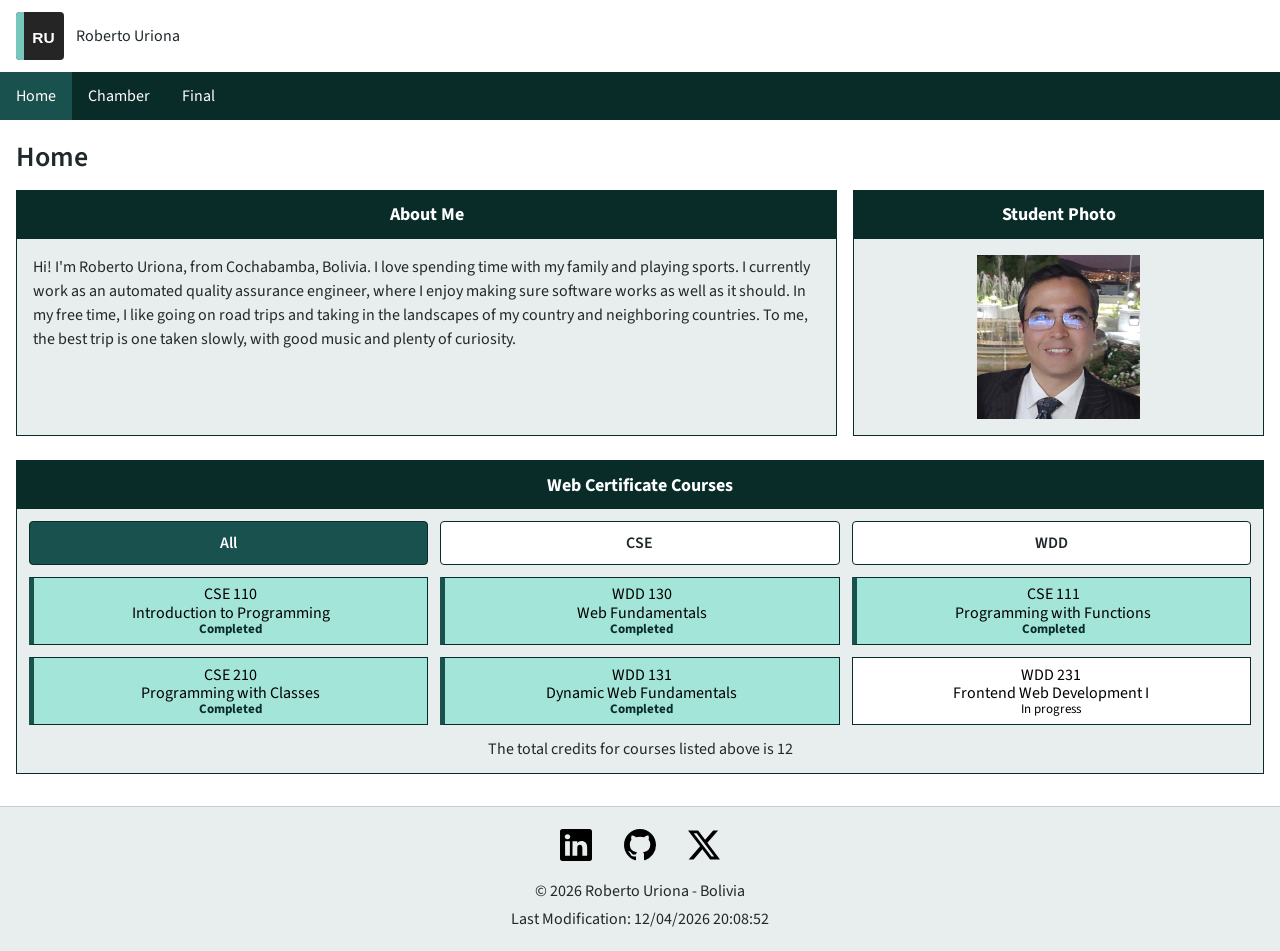
<file: index.html>
<!DOCTYPE html>
<html lang="en">

<head>
    <meta charset="UTF-8">
    <meta name="viewport" content="width=device-width, initial-scale=1.0">
    <meta name="description"
        content="Meet Roberto Uriona, a student from Cochabamba, Bolivia, and explore his Web and Computer Programming certificate courses.">
    <meta name="author" content="Roberto Uriona">
    <title>Home Page</title>
    <meta property="og:title" content="Roberto Uriona | Web and Computer Programming">
    <meta property="og:description"
        content="Meet Roberto Uriona and explore his Web and Computer Programming certificate courses.">
    <meta property="og:image" content="https://ruriona19.github.io/wdd231/images/roberto-uriona.jpg">
    <meta property="og:url" content="https://ruriona19.github.io/wdd231">
    <link rel="preconnect" href="https://fonts.googleapis.com">
    <link rel="preconnect" href="https://fonts.gstatic.com" crossorigin>
    <link href="https://fonts.googleapis.com/css2?family=Source+Sans+3:wght@400;600;700&display=swap" rel="stylesheet">
    <link rel="stylesheet" href="styles/normalize.css">
    <link rel="stylesheet" href="styles/small.css">
    <link rel="stylesheet" href="styles/large.css">
    <link rel="icon" href="favicon.ico" sizes="any">
    <script src="scripts/navigation.js" defer></script>
    <script src="scripts/date.js" defer></script>
    <script src="scripts/course-list.js" defer></script>
    <script src="scripts/course.js" defer></script>
</head>

<body>
    <header>
        <div class="header-top">
            <a class="site-brand" href="index.html">
                <img src="images/site-logo.svg" alt="" width="48" height="48">
                <span>Roberto Uriona</span>
            </a>

            <button class="menu-toggle" type="button" aria-label="Open navigation" aria-expanded="false"
                aria-controls="primary-nav">
                <span class="hamburger-icon" aria-hidden="true">
                    <span></span>
                    <span></span>
                    <span></span>
                </span>
            </button>

        </div>
        <nav id="primary-nav" aria-label="Main navigation">
            <a href="index.html" aria-current="page">Home</a>
            <a href="chamber/index.html">Chamber</a>
            <a href="final-project.html">Final</a>
        </nav>
    </header>

    <main>
        <h1>Home</h1>
        <div class="intro-grid">
            <section>
                <h2>About Me</h2>
                <p>Hi! I'm Roberto Uriona, from Cochabamba, Bolivia. I love spending time with my family and playing
                    sports. I currently work as an automated quality assurance engineer, where I enjoy making sure
                    software works as well as it should. In my free time, I like going on road trips and taking in
                    the landscapes of my country and neighboring countries. To me, the best trip is one taken
                    slowly, with good music and plenty of curiosity.</p>
            </section>
            <section>
                <h2>Student Photo</h2>
                <img src="images/roberto-uriona.jpg" alt="Roberto Uriona's Picture">
            </section>
        </div>
        <section class="courses-section">
            <h2>Web Certificate Courses</h2>

            <div class="course-filters">
                <button type="button" data-filter="ALL" aria-pressed="true">All</button>
                <button type="button" data-filter="CSE" aria-pressed="false">CSE</button>
                <button type="button" data-filter="WDD" aria-pressed="false">WDD</button>
            </div>
            <div class="course-list"></div>
            <p>The total credits for courses listed above is <span id="credit-total"></span></p>
        </section>
        <dialog id="course-details">

        </dialog>
    </main>

    <footer>
        <div class="social">
            <a href="https://www.linkedin.com/in/roberto-uriona-198164230/" target="_blank"><img
                    src="images/linkedin.svg" alt="LinkedIn" width="16" height="16"></a>
            <a href="https://github.com/ruriona19" target="_blank"><img src="images/github.svg" alt="GitHub"></a>
            <a href="https://x.com/robb_1906" target="_blank"><img src="images/twitter-x.svg" alt="twitter-x"></a>
        </div>
        <p>&copy; <span id="current-year"></span> Roberto Uriona - Bolivia</p>
        <p>Last Modification: <span id="lastModified"></span></p>
    </footer>
</body>

</html>
</file>
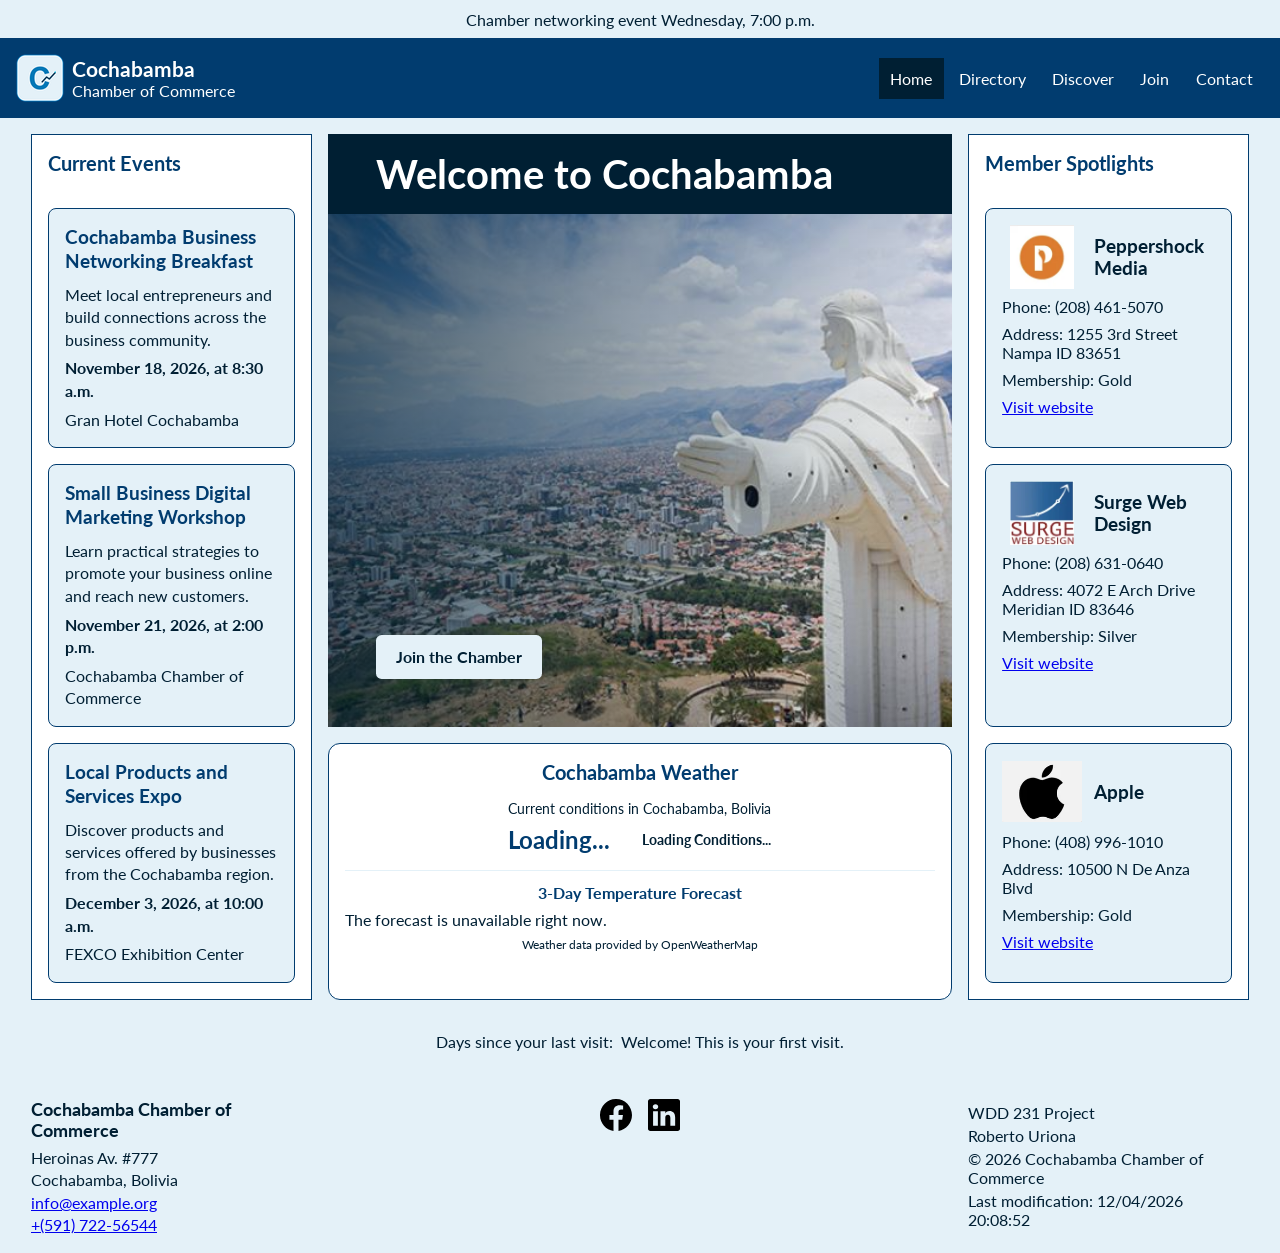
<file: chamber/index.html>
<!DOCTYPE html>
<html lang="en">

<head>
    <meta charset="UTF-8">
    <meta name="viewport" content="width=device-width, initial-scale=1.0">
    <meta name="author" content="Roberto Uriona">
    <meta name="description"
        content="Explore the Cochabamba Chamber of Commerce directory to discover local businesses, services, and contact information.">
    <meta property="og:title" content="Cochabamba Chamber of Commerce | Home Page">
    <meta property="og:type" content="website">
    <meta property="og:description"
        content="Explore local businesses and services in the Cochabamba Chamber of Commerce directory.">
    <meta property="og:image" content="https://ruriona19.github.io/wdd231/chamber/images/cochabamba-city.jpeg">
    <meta property="og:url" content="https://ruriona19.github.io/wdd231/chamber/index.html">
    <title>Home Page | Cochabamba Chamber of Commerce</title>
    <link rel="icon" href="images/favicon.ico" sizes="any">
    <link rel="stylesheet" href="styles/small.css">
    <link rel="stylesheet" href="styles/large.css">
    <link rel="preconnect" href="https://fonts.googleapis.com">
    <link rel="preconnect" href="https://fonts.gstatic.com" crossorigin>
    <link href="https://fonts.googleapis.com/css2?family=Lato:wght@300;400;700&display=swap" rel="stylesheet">
    <script src="scripts/date.js" defer></script>
    <script src="scripts/navigation.js" defer></script>
    <script src="scripts/weather.js" defer></script>
    <script src="scripts/spotlight.js" defer></script>
</head>

<body>
    <header>
        <p class="announcement">
            Chamber networking event Wednesday, 7:00 p.m.
        </p>
        <div class="header-content">
            <a class="brand" href="index.html">
                <img src="images/favicon.ico" alt="">
                <span class="brand-text">
                    <span class="brand-name">Cochabamba</span>
                    <span>Chamber of Commerce</span>
                </span>
            </a>

            <button class="menu-toggle" type="button" aria-expanded="false" aria-controls="primary-nav">
                <span class="menu-open" aria-hidden="true">☰</span>
                <span class="menu-close" aria-hidden="true">×</span>
                <span class="visually-hidden">Open navigation</span>
            </button>

            <nav id="primary-nav" aria-label="Main navigation">
                <a href="index.html" aria-current="page">Home</a>
                <a href="directory.html">Directory</a>
                <a href="discover.html">Discover</a>
                <a href="join.html">Join</a>
                <a href="contact.html">Contact</a>
            </nav>
        </div>
    </header>
    <main class="home-layout">
        <section class="hero" aria-labelledby="hero-title">
            <img class="hero-image" src="images/cochabamba-city.jpeg" alt="Cochabamba city view" fetchpriority="high">
            <div class="hero-content">
                <div class="hero-title-band">
                    <h1 id="hero-title">Welcome to Cochabamba</h1>
                </div>
                <a class="hero-cta" href="join.html">Join the Chamber</a>
            </div>
        </section>

        <section class="home-panel home-weather" aria-labelledby="weather-title">
            <h2 id="weather-title">Cochabamba Weather</h2>
            <p class="weather-location">Current conditions in Cochabamba, Bolivia</p>

            <div class="weather-summary">
                <p class="weather-temperature">
                    <span id="current-temp" aria-live="polite">Loading...</span>
                </p>
                <figure class="weather-condition">
                    <figcaption aria-live="polite">Loading conditions...</figcaption>
                </figure>
            </div>

            <section class="weather-forecast" aria-labelledby="forecast-title">
                <h3 id="forecast-title">3-Day Temperature Forecast</h3>
                <ul id="forecast-list" aria-live="polite">
                    <li>Loading forecast...</li>
                </ul>
            </section>

            <p class="weather-source">Weather data provided by OpenWeatherMap</p>
        </section>

        <section class="home-panel home-events" aria-labelledby="events-title">
            <h2 id="events-title">Current Events</h2>

            <article class="event-card">
                <h3>Cochabamba Business Networking Breakfast</h3>
                <p>Meet local entrepreneurs and build connections across the business community.</p>
                <p><time datetime="2026-11-18T08:30-04:00">November 18, 2026, at 8:30 a.m.</time></p>
                <p>Gran Hotel Cochabamba</p>
            </article>

            <article class="event-card">
                <h3>Small Business Digital Marketing Workshop</h3>
                <p>Learn practical strategies to promote your business online and reach new customers.</p>
                <p><time datetime="2026-11-21T14:00-04:00">November 21, 2026, at 2:00 p.m.</time></p>
                <p>Cochabamba Chamber of Commerce</p>
            </article>

            <article class="event-card">
                <h3>Local Products and Services Expo</h3>
                <p>Discover products and services offered by businesses from the Cochabamba region.</p>
                <p><time datetime="2026-12-03T10:00-04:00">December 3, 2026, at 10:00 a.m.</time></p>
                <p>FEXCO Exhibition Center</p>
            </article>


        </section>

        <section class="home-spotlights" aria-labelledby="spotlights-title">
            <h2 id="spotlights-title">Member Spotlights</h2>

            <div id="spotlight-container" aria-live="polite">
                <p>Loading member spotlights...</p>
            </div>
        </section>
        <div class="daysElapsedSinceLastVisit">
            <p>
                <span class="label">Days since your last visit:</span>
                <span class="daysFromLastVisit">0</span>
            </p>
        </div>
    </main>
    <footer class="site-footer">
        <div class="footer-content">
            <div>
                <h2>Cochabamba Chamber of Commerce</h2>
                <address>
                    Heroinas Av. #777<br>
                    Cochabamba, Bolivia<br>
                    <a href="mailto:info@example.org">info@example.org</a><br>
                    <a href="tel:+59172256544">+(591) 722-56544</a>
                </address>
            </div>

            <div class="social-links">
                <a href="https://facebook.com" target="_blank" rel="noopener noreferrer"
                    aria-label="Cochabamba Chamber of Commerce' Facebook">
                    <img src="images/facebook.svg" alt="Visit us on Facebook">
                </a>
                <a href="https://linkeding.com" target="_blank" rel="noopener noreferrer"
                    aria-label="Cochabamba Chamber of Commerce' LinkedIn">
                    <img src="images/linkedin.svg" alt="Visit us on LinkedIn">
                </a>
            </div>

            <div>
                <p>WDD 231 Project</p>
                <p>Roberto Uriona</p>
                <p>&copy; <span id="current-year"></span> Cochabamba Chamber of Commerce</p>
                <p>Last modification: <span id="last-modified"></span></p>
            </div>
        </div>
    </footer>
</body>
<!-- Call to Action -->

</html>
</file>
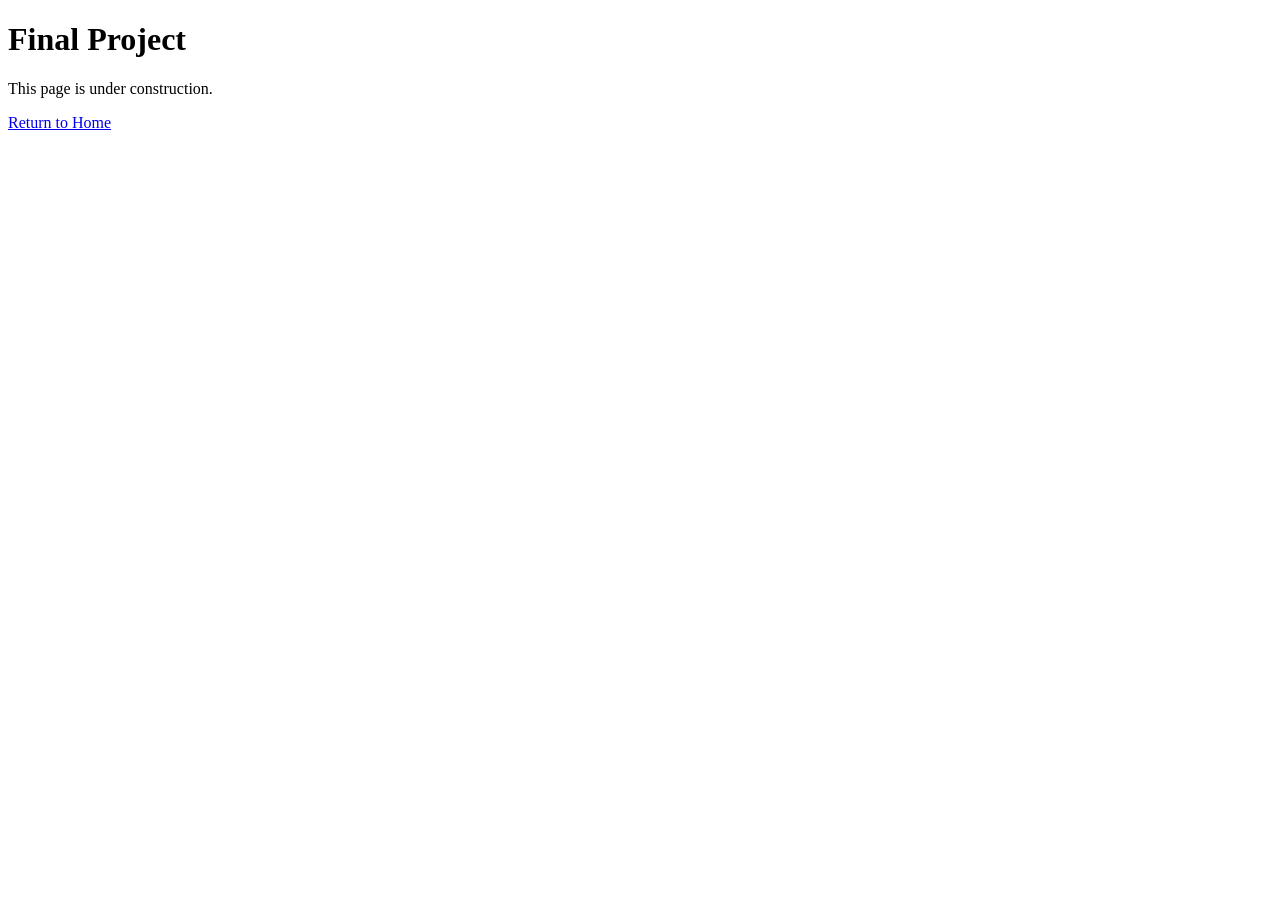
<file: final-project.html>
<!DOCTYPE html>
<html lang="en">

<head>
    <meta charset="UTF-8">
    <meta name="viewport" content="width=device-width, initial-scale=1.0">
    <title>Chamber Project</title>
</head>

<body>
    <main>
        <h1>Final Project</h1>
        <p>This page is under construction.</p>
        <a href="index.html">Return to Home</a>
    </main>
</body>

</html>
</file>
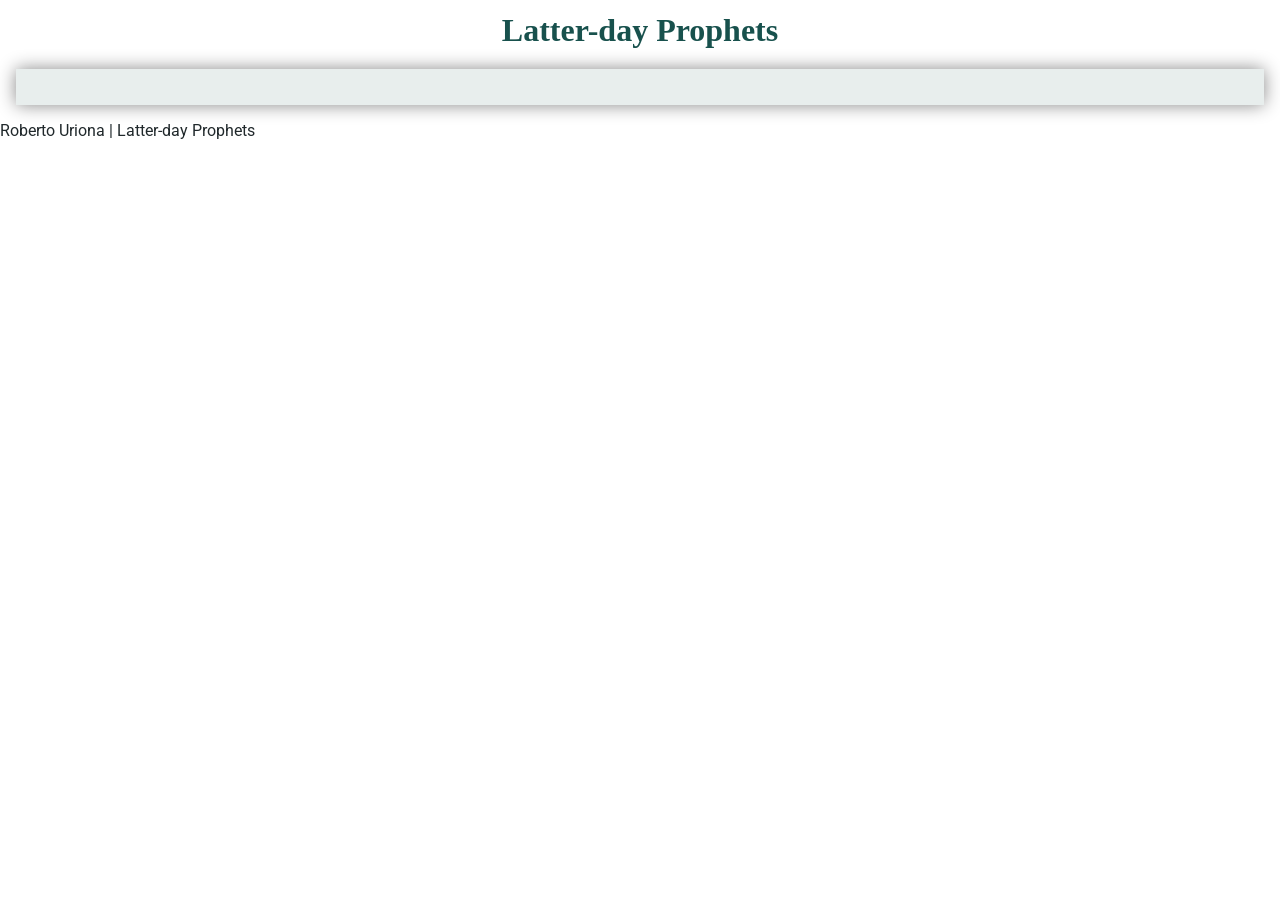
<file: prophets.html>
<!DOCTYPE html>
<html lang="en">

<head>
    <meta charset="UTF-8">
    <meta name="viewport" content="width=device-width, initial-scale=1.0">
    <title>LDS Prophets</title>
    <link rel="preconnect" href="https://fonts.googleapis.com">
    <link rel="preconnect" href="https://fonts.gstatic.com" crossorigin>
    <link href="https://fonts.googleapis.com/css2?family=Roboto:wght@400;700&display=swap" rel="stylesheet">
    <link rel="stylesheet" href="styles/prophets.css">
    <script src="scripts/prophets.js" defer></script>
</head>
<!-- Prophets -->
<body>
    <header>
        <h1>Latter-day Prophets</h1>
    </header>
    <main>
        <div id="cards"></div>
    </main>
    <footer>
        Roberto Uriona | Latter-day Prophets
    </footer>
</body>

</html>
</file>
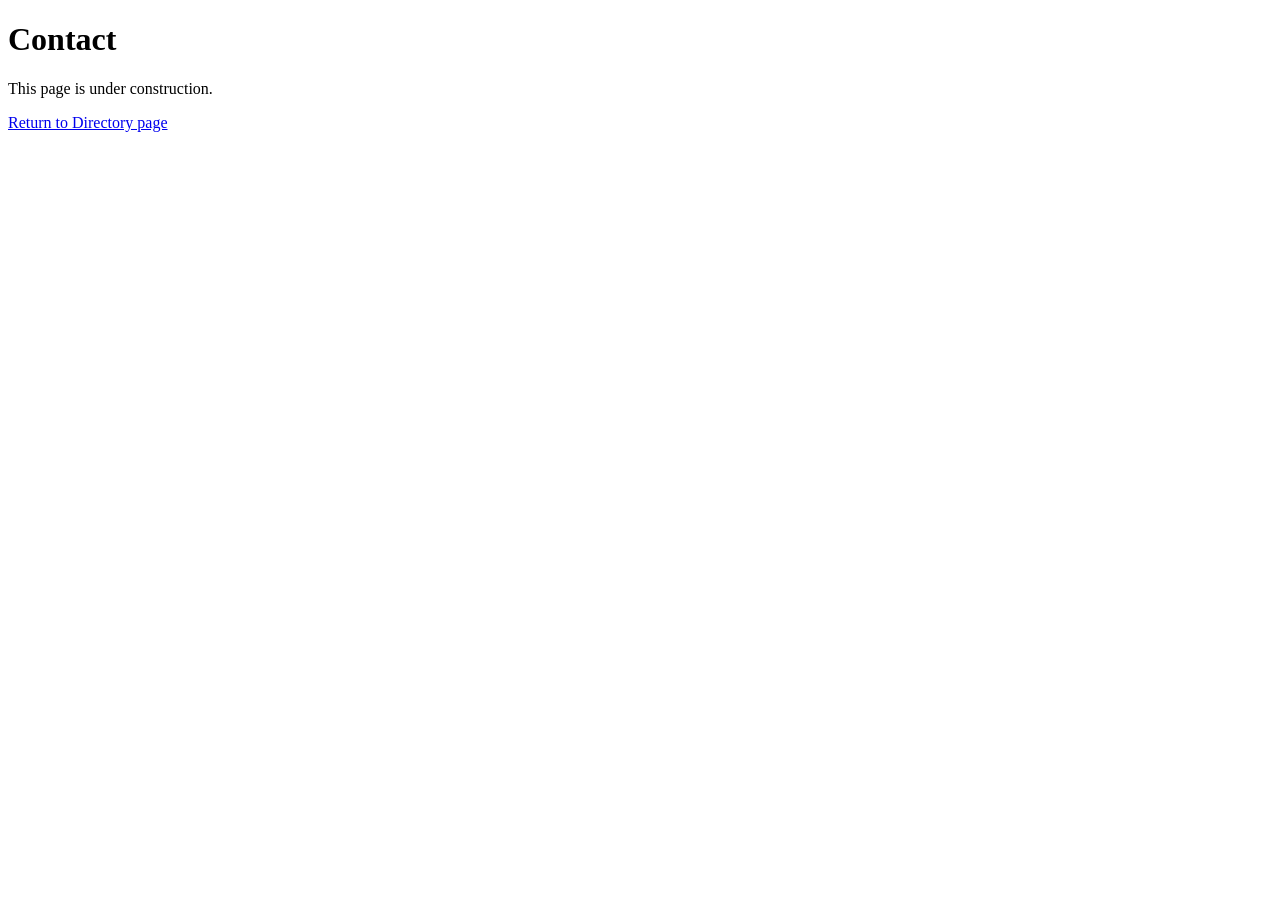
<file: chamber/contact.html>
<!DOCTYPE html>
<html lang="en">

<head>
    <meta charset="UTF-8">
    <meta name="viewport" content="width=device-width, initial-scale=1.0">
    <title>Contact | Chamber Project</title>
</head>

<body>
    <main>
        <h1>Contact</h1>
        <p>This page is under construction.</p>
        <a href="directory.html">Return to Directory page</a>
    </main>
</body>

</html>
</file>
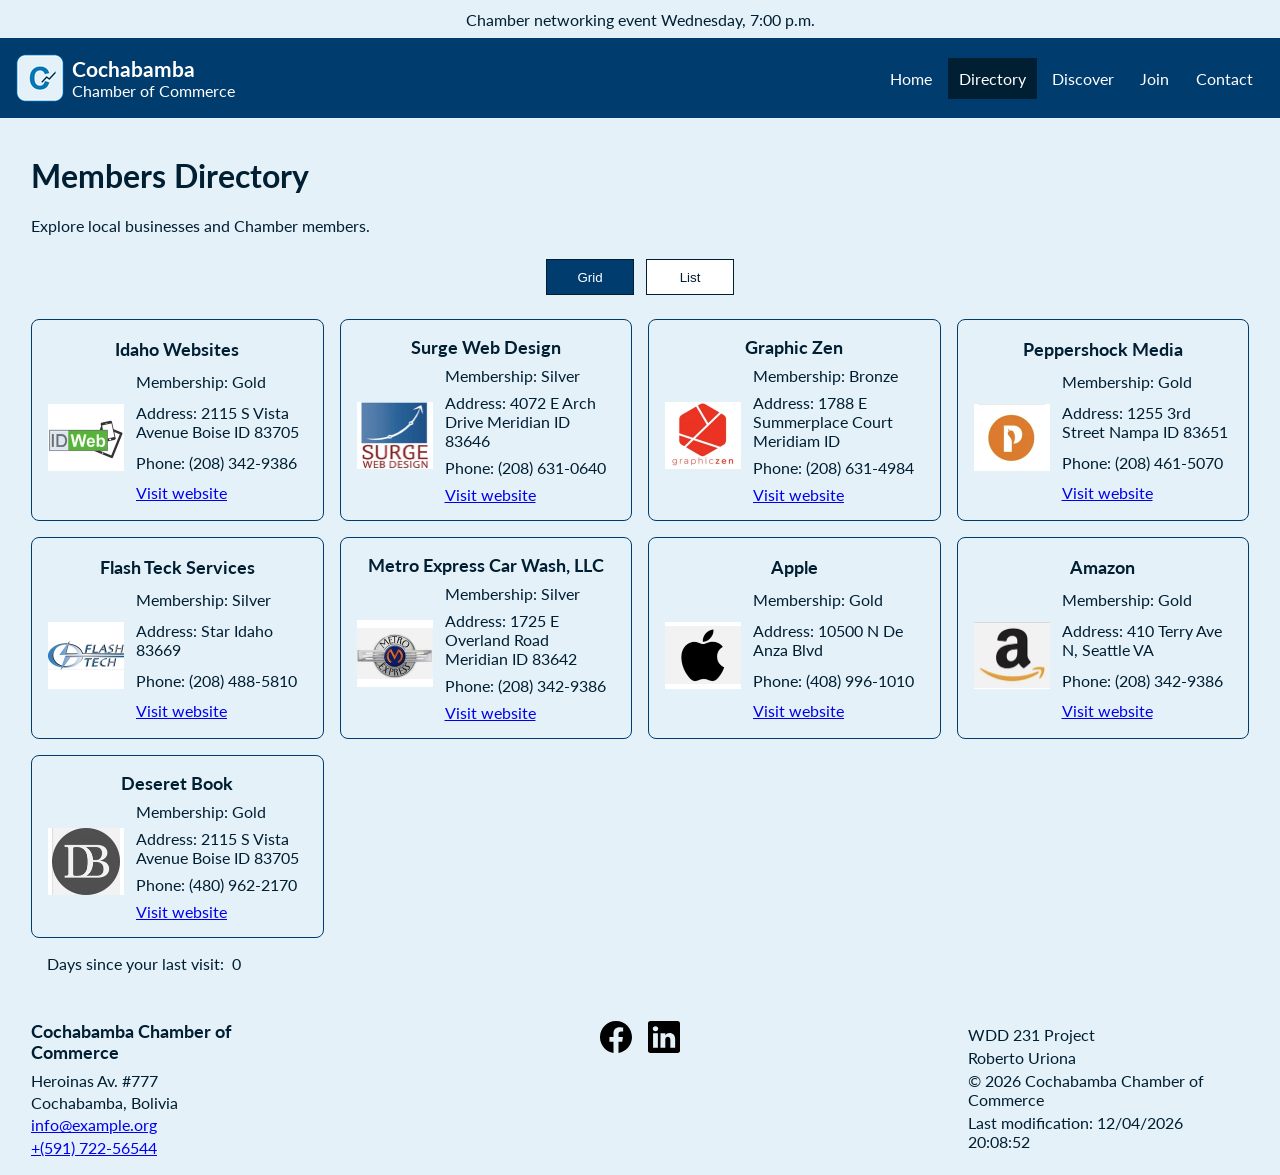
<file: chamber/directory.html>
<!DOCTYPE html>
<html lang="en">

<head>
    <meta charset="UTF-8">
    <meta name="viewport" content="width=device-width, initial-scale=1.0">
    <meta name="author" content="Roberto Uriona">
    <meta name="description"
        content="Explore the Cochabamba Chamber of Commerce directory to discover local businesses, services, and contact information.">
    <meta property="og:title" content="Cochabamba Chamber of Commerce | Business Directory">
    <meta property="og:type" content="website">
    <meta property="og:description"
        content="Explore local businesses and services in the Cochabamba Chamber of Commerce directory.">
    <meta property="og:image" content="https://ruriona19.github.io/wdd231/chamber/images/cochabamba-city.jpeg">
    <meta property="og:url" content="https://ruriona19.github.io/wdd231/chamber/directory.html">
    <title>Directory Page | Cochabamba Chamber of Commerce</title>
    <link rel="icon" href="images/favicon.ico" sizes="any">
    <link rel="stylesheet" href="styles/small.css">
    <link rel="stylesheet" href="styles/large.css">
    <link rel="preconnect" href="https://fonts.googleapis.com">
    <link rel="preconnect" href="https://fonts.gstatic.com" crossorigin>
    <link href="https://fonts.googleapis.com/css2?family=Lato:wght@300;400;700&display=swap" rel="stylesheet">
    <script src="scripts/date.js" defer></script>
    <script src="scripts/navigation.js" defer></script>
    <script src="scripts/directory.js" defer></script>
</head>

<body>
    <header>
        <p class="announcement">
            Chamber networking event Wednesday, 7:00 p.m.
        </p>
        <div class="header-content">
            <a class="brand" href="index.html">
                <img src="images/favicon.ico" alt="">
                <span class="brand-text">
                    <span class="brand-name">Cochabamba</span>
                    <span>Chamber of Commerce</span>
                </span>
            </a>

            <button class="menu-toggle" type="button" aria-expanded="false" aria-controls="primary-nav">
                <span class="menu-open" aria-hidden="true">☰</span>
                <span class="menu-close" aria-hidden="true">×</span>
                <span class="visually-hidden">Open navigation</span>
            </button>

            <nav id="primary-nav" aria-label="Main navigation">
                <a href="index.html">Home</a>
                <a href="directory.html" aria-current="page">Directory</a>
                <a href="discover.html">Discover</a>
                <a href="join.html">Join</a>
                <a href="contact.html">Contact</a>
            </nav>
        </div>
    </header>
    <main>
        <h1>Members Directory</h1>
        <p>Explore local businesses and Chamber members.</p>
        <div class="directory-controls" role="group" aria-label="Directory display options">
            <button type="button" data-view="grid" aria-pressed="true">Grid</button>
            <button type="button" data-view="list" aria-pressed="false">List</button>
        </div>
        <div class="members-grid"></div>
        <div class="daysElapsedSinceLastVisit">
            <p>
                <span class="label">Days since your last visit:</span>
                <span class="daysFromLastVisit">0</span>
            </p>
        </div>
    </main>
    <footer class="site-footer">
        <div class="footer-content">
            <div>
                <h2>Cochabamba Chamber of Commerce</h2>
                <address>
                    Heroinas Av. #777<br>
                    Cochabamba, Bolivia<br>
                    <a href="mailto:info@example.org">info@example.org</a><br>
                    <a href="tel:+59172256544">+(591) 722-56544</a>
                </address>
            </div>

            <div class="social-links">
                <a href="https://facebook.com" target="_blank" rel="noopener noreferrer"
                    aria-label="Cochabamba Chamber of Commerce' Facebook">
                    <img src="images/facebook.svg" alt="Visit us on Facebook">
                </a>
                <a href="https://linkeding.com" target="_blank" rel="noopener noreferrer"
                    aria-label="Cochabamba Chamber of Commerce' LinkedIn">
                    <img src="images/linkedin.svg" alt="Visit us on LinkedIn">
                </a>
            </div>

            <div>
                <p>WDD 231 Project</p>
                <p>Roberto Uriona</p>
                <p>&copy; <span id="current-year"></span> Cochabamba Chamber of Commerce</p>
                <p>Last modification: <span id="last-modified"></span></p>
            </div>
        </div>
    </footer>

</body>

</html>
</file>
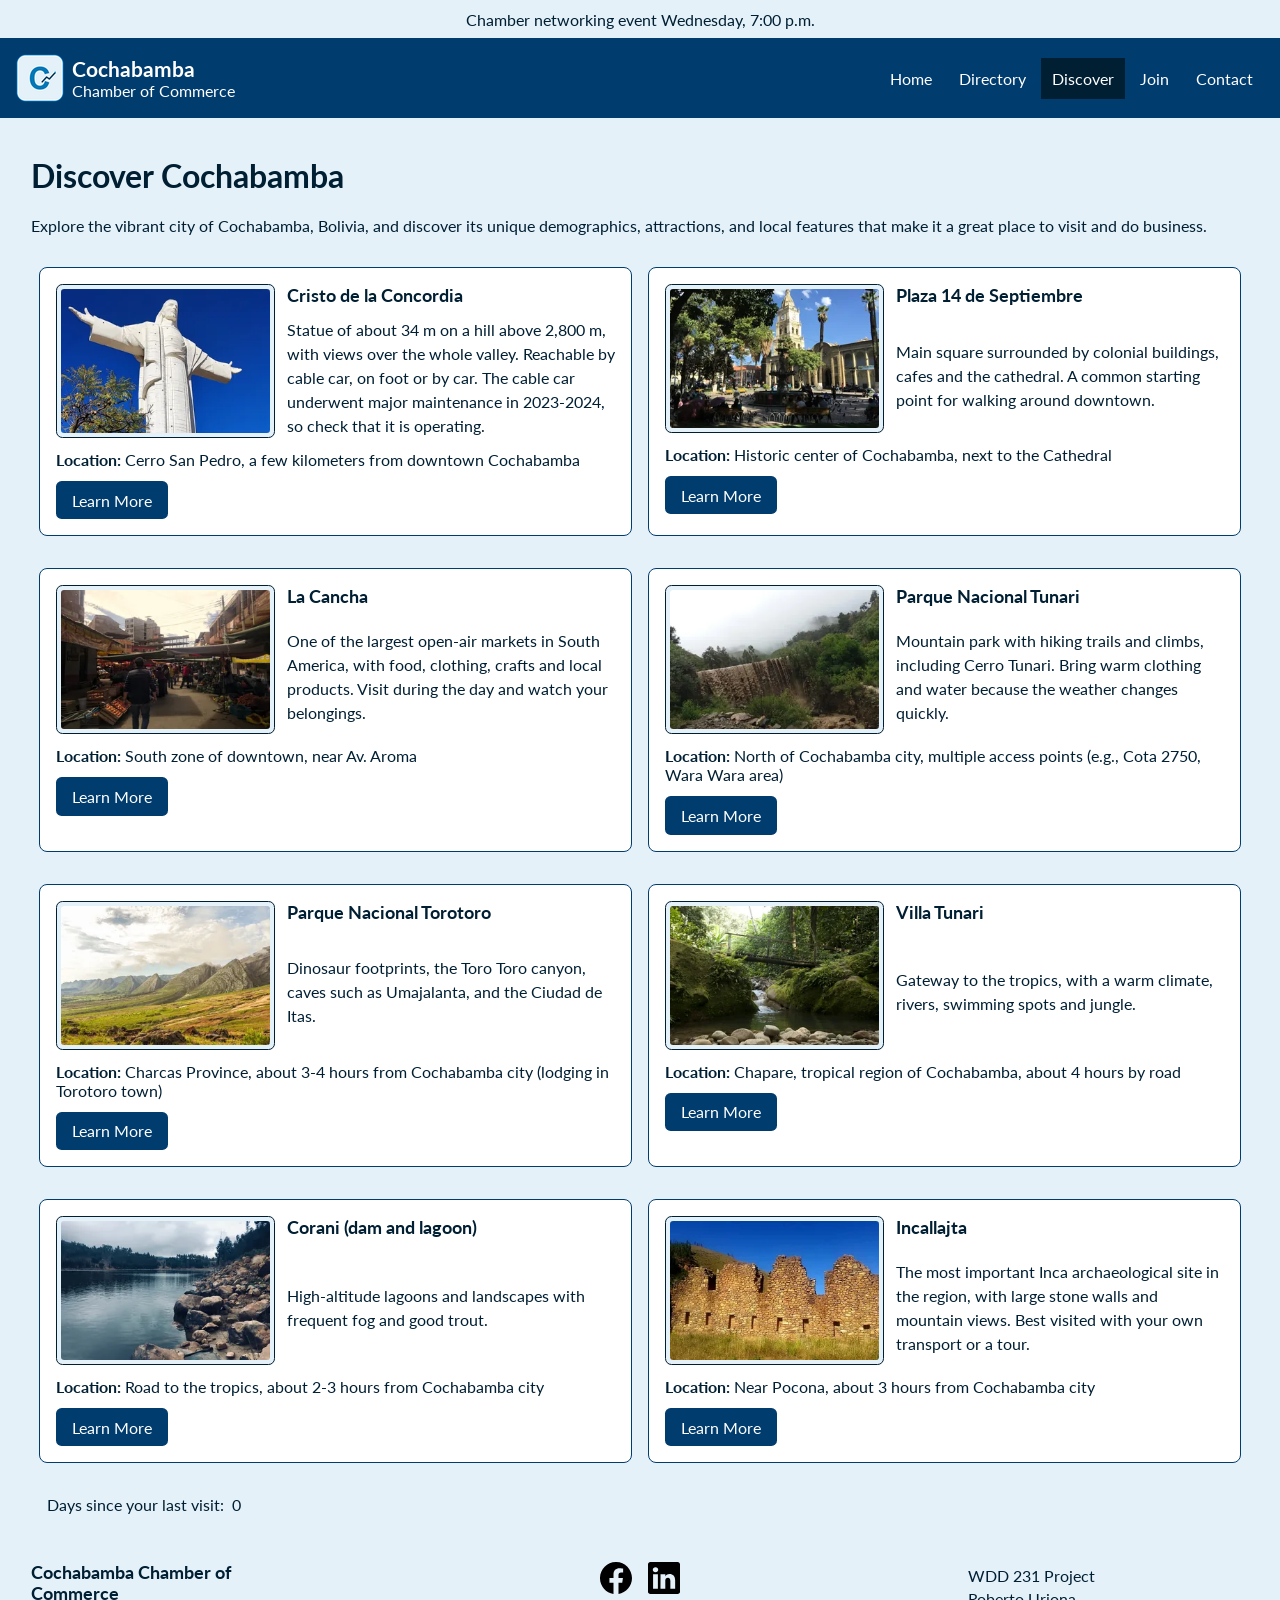
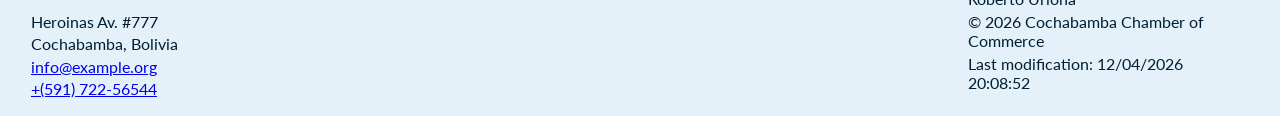
<file: chamber/discover.html>
<!DOCTYPE html>
<html lang="en">

<head>
    <meta charset="UTF-8">
    <meta name="viewport" content="width=device-width, initial-scale=1.0">
    <meta name="author" content="Roberto Uriona">
    <meta name="description"
        content="Discover Cochabamba: explore local demographics, attractions, culture, and features that make the area a great place to visit and do business.">
    <meta property="og:title" content="Chamber of Commerce | Discover Cochabamba">
    <meta property="og:type" content="website">
    <meta property="og:description"
        content="Explore Cochabamba's people, attractions, and local features for visitors and prospective Chamber members.">
    <meta property="og:image" content="https://ruriona19.github.io/wdd231/chamber/images/cochabamba-city.jpeg">
    <meta property="og:url" content="https://ruriona19.github.io/wdd231/chamber/discover.html">
    <title>Discover Cochabamba | Chamber of Commerce</title>
    <link rel="icon" href="images/favicon.ico" sizes="any">
    <link rel="stylesheet" href="styles/small.css">
    <link rel="stylesheet" href="styles/medium.css">
    <link rel="stylesheet" href="styles/large.css">
    <link rel="preconnect" href="https://fonts.googleapis.com">
    <link rel="preconnect" href="https://fonts.gstatic.com" crossorigin>
    <link href="https://fonts.googleapis.com/css2?family=Lato:wght@300;400;700&display=swap" rel="stylesheet">
    <script src="scripts/date.js" defer></script>
    <script src="scripts/navigation.js" defer></script>
    <script type="module" src="scripts/discover.js"></script>
</head>

<body>
    <header>
        <p class="announcement">
            Chamber networking event Wednesday, 7:00 p.m.
        </p>
        <div class="header-content">
            <a class="brand" href="index.html">
                <img src="images/favicon.ico" alt="">
                <span class="brand-text">
                    <span class="brand-name">Cochabamba</span>
                    <span>Chamber of Commerce</span>
                </span>
            </a>

            <button class="menu-toggle" type="button" aria-expanded="false" aria-controls="primary-nav">
                <span class="menu-open" aria-hidden="true">☰</span>
                <span class="menu-close" aria-hidden="true">×</span>
                <span class="visually-hidden">Open navigation</span>
            </button>

            <nav id="primary-nav" aria-label="Main navigation">
                <a href="index.html">Home</a>
                <a href="directory.html">Directory</a>
                <a href="discover.html" aria-current="page">Discover</a>
                <a href="join.html">Join</a>
                <a href="contact.html">Contact</a>
            </nav>
        </div>
    </header>
    <main>
        <h1>Discover Cochabamba</h1>
        <p>Explore the vibrant city of Cochabamba, Bolivia, and discover its unique demographics, attractions, and local
            features that make it a great place to visit and do business.</p>
        <section id="place-cards" aria-label="Place cards"></section>
        <div class="daysElapsedSinceLastVisit">
            <p>
                <span class="label">Days since your last visit:</span>
                <span class="daysFromLastVisit">0</span>
            </p>
        </div>
    </main>
    <footer class="site-footer">
        <div class="footer-content">
            <div>
                <h2>Cochabamba Chamber of Commerce</h2>
                <address>
                    Heroinas Av. #777<br>
                    Cochabamba, Bolivia<br>
                    <a href="mailto:info@example.org">info@example.org</a><br>
                    <a href="tel:+59172256544">+(591) 722-56544</a>
                </address>
            </div>

            <div class="social-links">
                <a href="https://facebook.com" target="_blank" rel="noopener noreferrer"
                    aria-label="Cochabamba Chamber of Commerce' Facebook">
                    <img src="images/facebook.svg" alt="Visit us on Facebook">
                </a>
                <a href="https://linkeding.com" target="_blank" rel="noopener noreferrer"
                    aria-label="Cochabamba Chamber of Commerce' LinkedIn">
                    <img src="images/linkedin.svg" alt="Visit us on LinkedIn">
                </a>
            </div>

            <div>
                <p>WDD 231 Project</p>
                <p>Roberto Uriona</p>
                <p>&copy; <span id="current-year"></span> Cochabamba Chamber of Commerce</p>
                <p>Last modification: <span id="last-modified"></span></p>
            </div>
        </div>
    </footer>
</body>

</html>
</file>
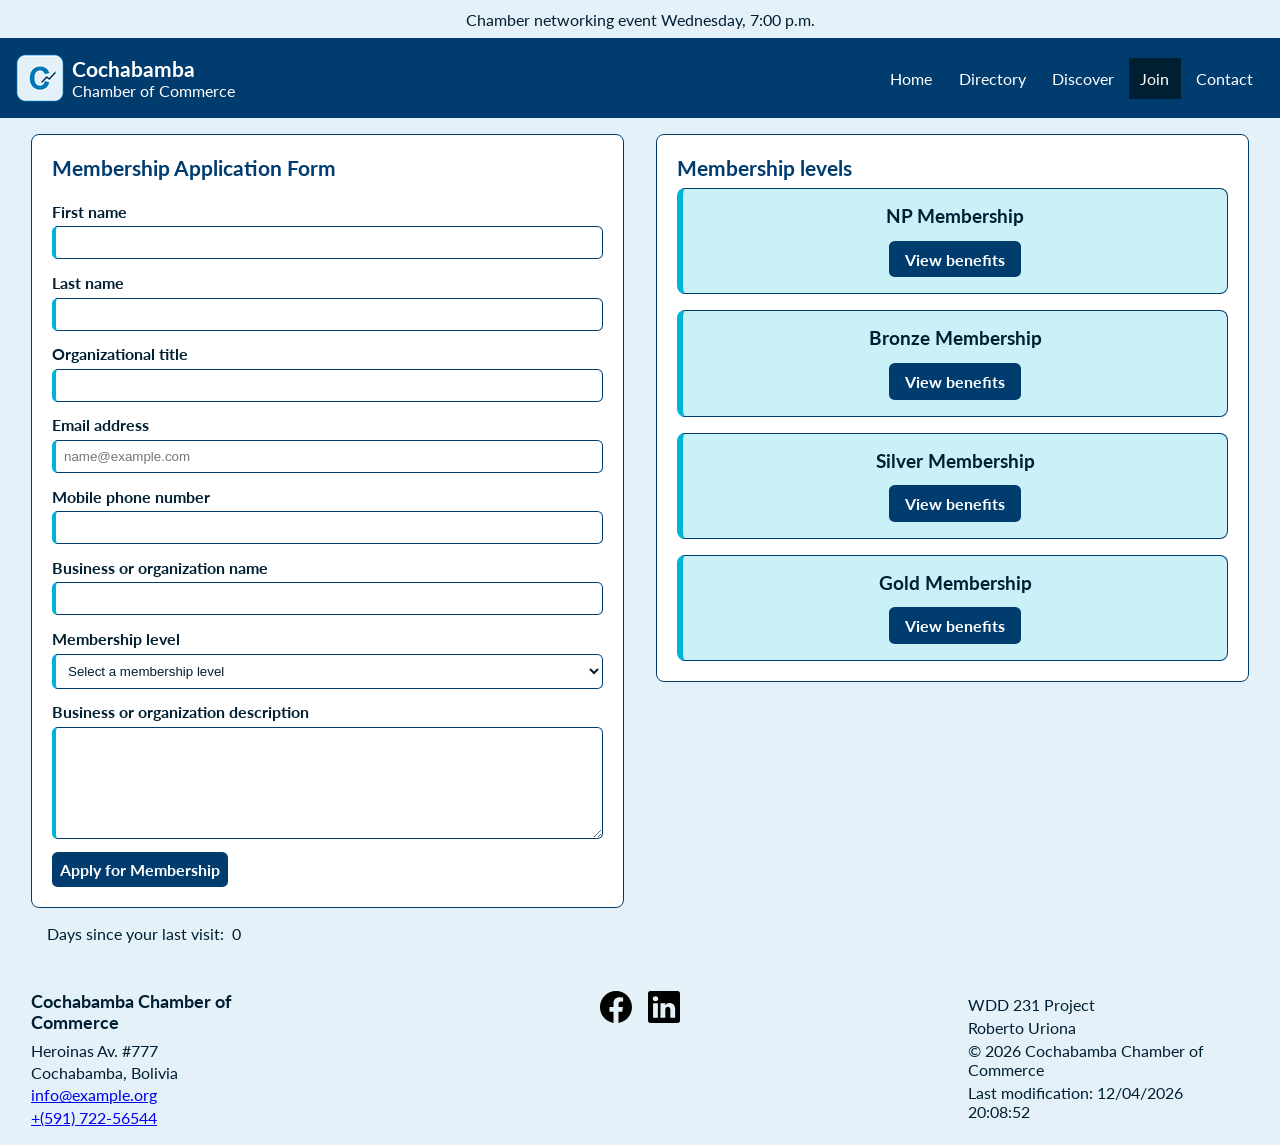
<file: chamber/join.html>
<!DOCTYPE html>
<html lang="en">

<head>
    <meta charset="UTF-8">
    <meta name="viewport" content="width=device-width, initial-scale=1.0">
    <meta name="author" content="Roberto Uriona">
    <meta name="description"
        content="Explore the Cochabamba Chamber of Commerce directory to discover local businesses, services, and contact information.">
    <meta property="og:title" content="Cochabamba Chamber of Commerce | Join Page">
    <meta property="og:type" content="website">
    <meta property="og:description"
        content="Explore local businesses and services in the Cochabamba Chamber of Commerce directory.">
    <meta property="og:image" content="https://ruriona19.github.io/wdd231/chamber/images/cochabamba-city.jpeg">
    <meta property="og:url" content="https://ruriona19.github.io/wdd231/chamber/index.html">
    <title>Join | Chamber Project</title>
    <link rel="icon" href="images/favicon.ico" sizes="any">
    <link rel="stylesheet" href="styles/small.css">
    <link rel="stylesheet" href="styles/large.css">
    <link rel="preconnect" href="https://fonts.googleapis.com">
    <link rel="preconnect" href="https://fonts.gstatic.com" crossorigin>
    <link href="https://fonts.googleapis.com/css2?family=Lato:wght@300;400;700&display=swap" rel="stylesheet">
    <script src="scripts/date.js" defer></script>
    <script src="scripts/navigation.js" defer></script>
    <script src="scripts/membership.js" defer></script>
</head>

<body>
    <header>
        <p class="announcement">
            Chamber networking event Wednesday, 7:00 p.m.
        </p>
        <div class="header-content">
            <a class="brand" href="index.html">
                <img src="images/favicon.ico" alt="">
                <span class="brand-text">
                    <span class="brand-name">Cochabamba</span>
                    <span>Chamber of Commerce</span>
                </span>
            </a>

            <button class="menu-toggle" type="button" aria-expanded="false" aria-controls="primary-nav">
                <span class="menu-open" aria-hidden="true">☰</span>
                <span class="menu-close" aria-hidden="true">×</span>
                <span class="visually-hidden">Open navigation</span>
            </button>

            <nav id="primary-nav" aria-label="Main navigation">
                <a href="index.html">Home</a>
                <a href="directory.html">Directory</a>
                <a href="discover.html">Discover</a>
                <a href="join.html" aria-current="page">Join</a>
                <a href="contact.html">Contact</a>
            </nav>
        </div>
    </header>
    <main>
        <div class="join-layout">
            <form method="get" action="thankyou.html" class="join-form">
                <h1>Membership Application Form</h1>
                <label for="first-name">
                    First name
                    <input type="text" id="first-name" name="firstName" title="Enter your first name"
                        autocomplete="given-name" required>
                </label>

                <label for="last-name">
                    Last name
                    <input type="text" id="last-name" name="lastName" title="Enter your last name"
                        autocomplete="family-name" required>
                </label>

                <label for="organization-title">
                    Organizational title
                    <input type="text" id="organization-title" name="organizationTitle"
                        title="Use at least 7 letters, spaces, or hyphens" autocomplete="organization-title"
                        pattern="[A-Za-z -]{7,}">
                </label>

                <label for="email">
                    Email address
                    <input type="email" id="email" name="email" title="Enter your email address" autocomplete="email"
                        placeholder="name@example.com" required>
                </label>

                <label for="phone">
                    Mobile phone number
                    <input type="tel" id="phone" name="phone" title="Enter your mobile phone number" autocomplete="tel"
                        required>
                </label>

                <label for="organization">
                    Business or organization name
                    <input type="text" id="organization" name="organization"
                        title="Enter your business or organization name" autocomplete="organization" required>
                </label>

                <label for="membership">
                    Membership level
                    <select id="membership" name="membership" title="Choose a membership level" autocomplete="off"
                        required>
                        <option value="" disabled selected>Select a membership level</option>
                        <option value="np">NP Membership</option>
                        <option value="bronze">Bronze Membership</option>
                        <option value="silver">Silver Membership</option>
                        <option value="gold">Gold Membership</option>
                    </select>
                </label>

                <label for="description">
                    Business or organization description
                    <textarea id="description" name="description" title="Describe your business or organization"
                        autocomplete="off"></textarea>
                </label>

                <input type="hidden" name="timestamp" id="timestamp">

                <input type="submit" value="Apply for Membership">
            </form>

            <section class="membership-section" aria-labelledby="membership-heading">
                <h2 id="membership-heading">Membership levels</h2>

                <div class="membership-cards">
                    <article class="membership-card">
                        <h3>NP Membership</h3>
                        <a href="#np-modal" data-dialog="np-modal" aria-haspopup="dialog"
                            aria-label="View NP Membership benefits">
                            View benefits
                        </a>
                    </article>

                    <article class="membership-card">
                        <h3>Bronze Membership</h3>
                        <a href="#bronze-modal" data-dialog="bronze-modal" aria-haspopup="dialog"
                            aria-label="View Bronze Membership benefits">
                            View benefits
                        </a>
                    </article>

                    <article class="membership-card">
                        <h3>Silver Membership</h3>
                        <a href="#silver-modal" data-dialog="silver-modal" aria-haspopup="dialog"
                            aria-label="View Silver Membership benefits">
                            View benefits
                        </a>
                    </article>

                    <article class="membership-card">
                        <h3>Gold Membership</h3>
                        <a href="#gold-modal" data-dialog="gold-modal" aria-haspopup="dialog"
                            aria-label="View Gold Membership benefits">
                            View benefits
                        </a>
                    </article>
                </div>
            </section>

            <dialog id="np-modal" class="membership-dialog" aria-labelledby="np-title">
                <h2 id="np-title">NP Membership benefits</h2>
                <p>No membership fee for nonprofit organizations.</p>
                <ul>
                    <li>Community event access</li>
                    <li>Nonprofit directory listing</li>
                </ul>
                <button type="button" class="dialog-close">Close</button>
            </dialog>

            <dialog id="bronze-modal" class="membership-dialog" aria-labelledby="bronze-title">
                <h2 id="bronze-title">Bronze Membership benefits</h2>
                <p>Entry-level paid membership. Add the Bronze fee here.</p>
                <ul>
                    <li>Basic directory listing</li>
                    <li>Member event access</li>
                </ul>
                <button type="button" class="dialog-close">Close</button>
            </dialog>

            <dialog id="silver-modal" class="membership-dialog" aria-labelledby="silver-title">
                <h2 id="silver-title">Silver Membership benefits</h2>
                <p>Mid-level membership. Add the Silver fee here.</p>
                <ul>
                    <li>Bronze benefits</li>
                    <li>Training sessions</li>
                    <li>Discounts on selected events</li>
                </ul>
                <button type="button" class="dialog-close">Close</button>
            </dialog>

            <dialog id="gold-modal" class="membership-dialog" aria-labelledby="gold-title">
                <h2 id="gold-title">Gold Membership benefits</h2>
                <p>Highest-level membership. Add the Gold fee here.</p>
                <ul>
                    <li>Silver benefits</li>
                    <li>Homepage spotlight advertising</li>
                    <li>Priority event placement and larger discounts</li>
                </ul>
                <button type="button" class="dialog-close">Close</button>
            </dialog>
        </div>
        <div class="daysElapsedSinceLastVisit">
            <p>
                <span class="label">Days since your last visit:</span>
                <span class="daysFromLastVisit">0</span>
            </p>
        </div>
    </main>
    <footer class="site-footer">
        <div class="footer-content">
            <div>
                <h2>Cochabamba Chamber of Commerce</h2>
                <address>
                    Heroinas Av. #777<br>
                    Cochabamba, Bolivia<br>
                    <a href="mailto:info@example.org">info@example.org</a><br>
                    <a href="tel:+59172256544">+(591) 722-56544</a>
                </address>
            </div>

            <div class="social-links">
                <a href="https://facebook.com" target="_blank" rel="noopener noreferrer"
                    aria-label="Cochabamba Chamber of Commerce' Facebook">
                    <img src="images/facebook.svg" alt="Visit us on Facebook">
                </a>
                <a href="https://linkeding.com" target="_blank" rel="noopener noreferrer"
                    aria-label="Cochabamba Chamber of Commerce' LinkedIn">
                    <img src="images/linkedin.svg" alt="Visit us on LinkedIn">
                </a>
            </div>

            <div>
                <p>WDD 231 Project</p>
                <p>Roberto Uriona</p>
                <p>&copy; <span id="current-year"></span> Cochabamba Chamber of Commerce</p>
                <p>Last modification: <span id="last-modified"></span></p>
            </div>
        </div>
    </footer>
</body>

</html>
</file>
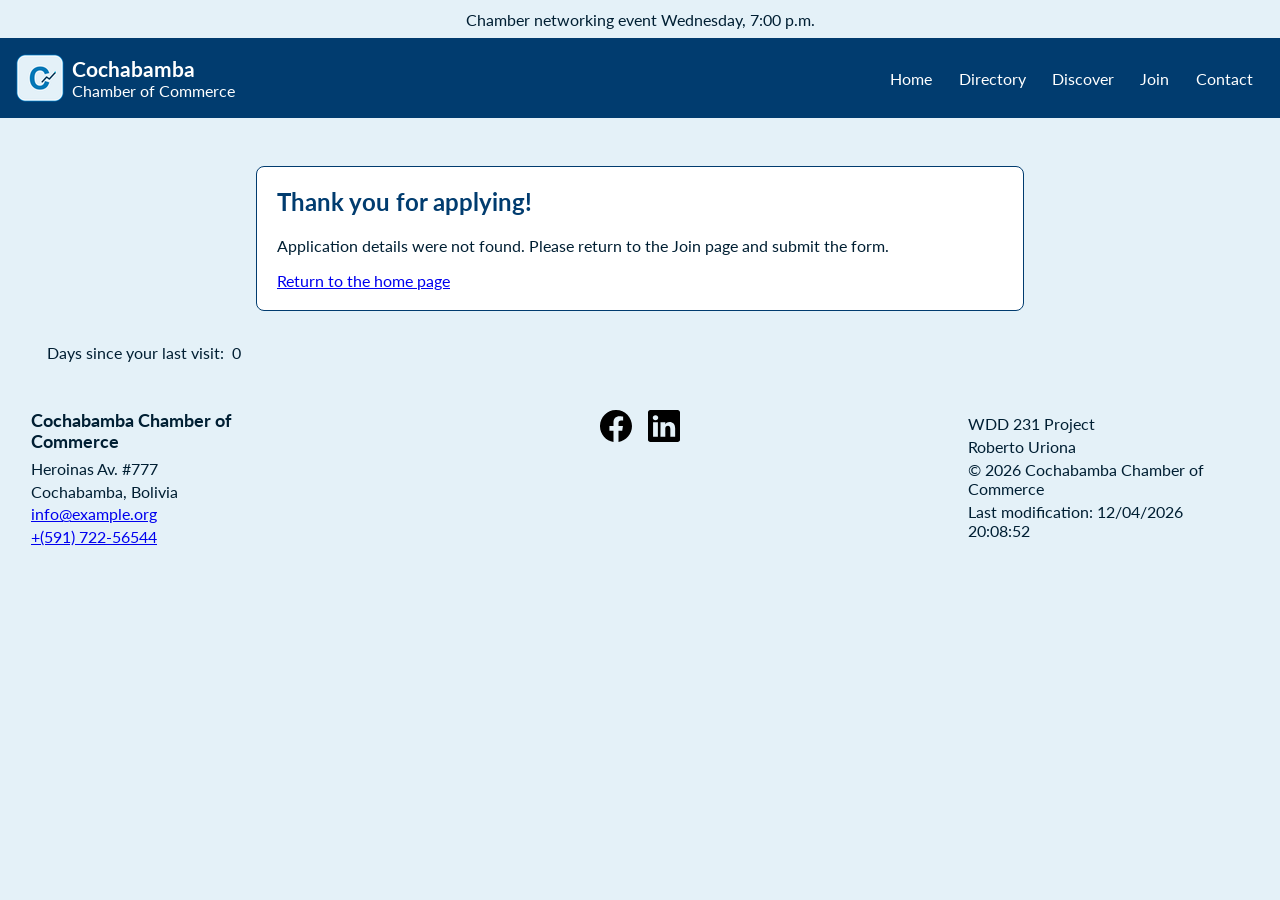
<file: chamber/thankyou.html>
<!DOCTYPE html>
<html lang="en">

<head>
    <meta charset="UTF-8">
    <meta name="viewport" content="width=device-width, initial-scale=1.0">
    <meta name="author" content="Roberto Uriona">
    <meta name="description"
        content="Explore the Cochabamba Chamber of Commerce directory to discover local businesses, services, and contact information.">
    <meta property="og:title" content="Cochabamba Chamber of Commerce | Join Page">
    <meta property="og:type" content="website">
    <meta property="og:description"
        content="Explore local businesses and services in the Cochabamba Chamber of Commerce directory.">
    <meta property="og:image" content="https://ruriona19.github.io/wdd231/chamber/images/cochabamba-city.jpeg">
    <meta property="og:url" content="https://ruriona19.github.io/wdd231/chamber/index.html">
    <title>Join | Chamber Project</title>
    <link rel="icon" href="images/favicon.ico" sizes="any">
    <link rel="stylesheet" href="styles/small.css">
    <link rel="stylesheet" href="styles/large.css">
    <link rel="preconnect" href="https://fonts.googleapis.com">
    <link rel="preconnect" href="https://fonts.gstatic.com" crossorigin>
    <link href="https://fonts.googleapis.com/css2?family=Lato:wght@300;400;700&display=swap" rel="stylesheet">
    <script src="scripts/date.js" defer></script>
    <script src="scripts/navigation.js" defer></script>
    <script src="scripts/membership.js" defer></script>
    <script src="scripts/thankyou.js" defer></script>
</head>

<body>
    <header>
        <p class="announcement">
            Chamber networking event Wednesday, 7:00 p.m.
        </p>
        <div class="header-content">
            <a class="brand" href="index.html">
                <img src="images/favicon.ico" alt="">
                <span class="brand-text">
                    <span class="brand-name">Cochabamba</span>
                    <span>Chamber of Commerce</span>
                </span>
            </a>

            <button class="menu-toggle" type="button" aria-expanded="false" aria-controls="primary-nav">
                <span class="menu-open" aria-hidden="true">☰</span>
                <span class="menu-close" aria-hidden="true">×</span>
                <span class="visually-hidden">Open navigation</span>
            </button>

            <nav id="primary-nav" aria-label="Main navigation">
                <a href="index.html">Home</a>
                <a href="directory.html">Directory</a>
                <a href="discover.html">Discover</a>
                <a href="join.html">Join</a>
                <a href="contact.html">Contact</a>
            </nav>
        </div>
    </header>
    <main>
        <section class="membership-section confirmation" aria-labelledby="thank-you-heading">
            <h1 id="thank-you-heading">Thank you for applying!</h1>

            <p id="application-message">
                Here are the details submitted with your application:
            </p>

            <dl class="application-details" id="application-details" hidden>
                <div>
                    <dt>First name</dt>
                    <dd id="first-name-output"></dd>
                </div>
                <div>
                    <dt>Last name</dt>
                    <dd id="last-name-output"></dd>
                </div>
                <div>
                    <dt>Email</dt>
                    <dd id="email-output"></dd>
                </div>
                <div>
                    <dt>Mobile number</dt>
                    <dd id="phone-output"></dd>
                </div>
                <div>
                    <dt>Business name</dt>
                    <dd id="organization-output"></dd>
                </div>
                <div>
                    <dt>Application date</dt>
                    <dd id="timestamp-output"></dd>
                </div>
            </dl>

            <a href="index.html">Return to the home page</a>
        </section>
        <div class="daysElapsedSinceLastVisit">
            <p>
                <span class="label">Days since your last visit:</span>
                <span class="daysFromLastVisit">0</span>
            </p>
        </div>
    </main>
    <footer class="site-footer">
        <div class="footer-content">
            <div>
                <h2>Cochabamba Chamber of Commerce</h2>
                <address>
                    Heroinas Av. #777<br>
                    Cochabamba, Bolivia<br>
                    <a href="mailto:info@example.org">info@example.org</a><br>
                    <a href="tel:+59172256544">+(591) 722-56544</a>
                </address>
            </div>

            <div class="social-links">
                <a href="https://facebook.com" target="_blank" rel="noopener noreferrer"
                    aria-label="Cochabamba Chamber of Commerce' Facebook">
                    <img src="images/facebook.svg" alt="Visit us on Facebook">
                </a>
                <a href="https://linkeding.com" target="_blank" rel="noopener noreferrer"
                    aria-label="Cochabamba Chamber of Commerce' LinkedIn">
                    <img src="images/linkedin.svg" alt="Visit us on LinkedIn">
                </a>
            </div>

            <div>
                <p>WDD 231 Project</p>
                <p>Roberto Uriona</p>
                <p>&copy; <span id="current-year"></span> Cochabamba Chamber of Commerce</p>
                <p>Last modification: <span id="last-modified"></span></p>
            </div>
        </div>
    </footer>
</body>

</html>
</file>
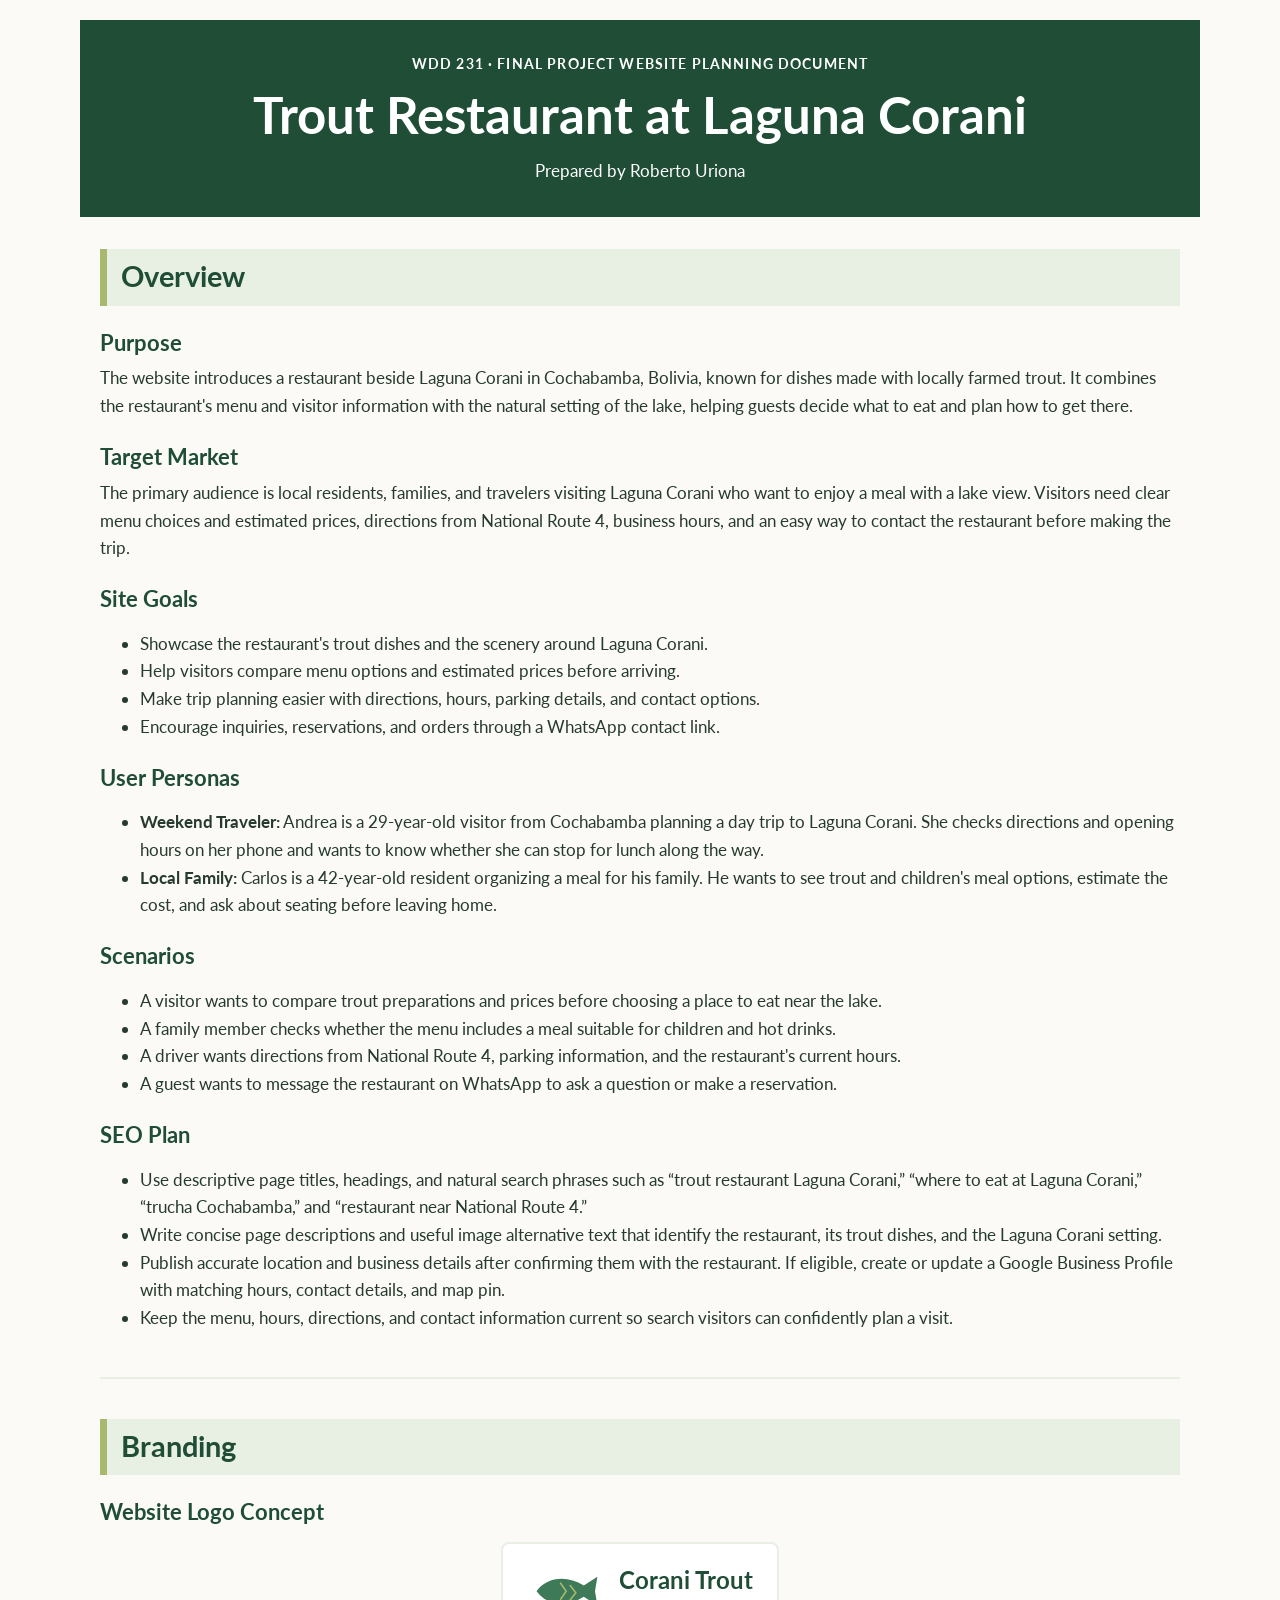
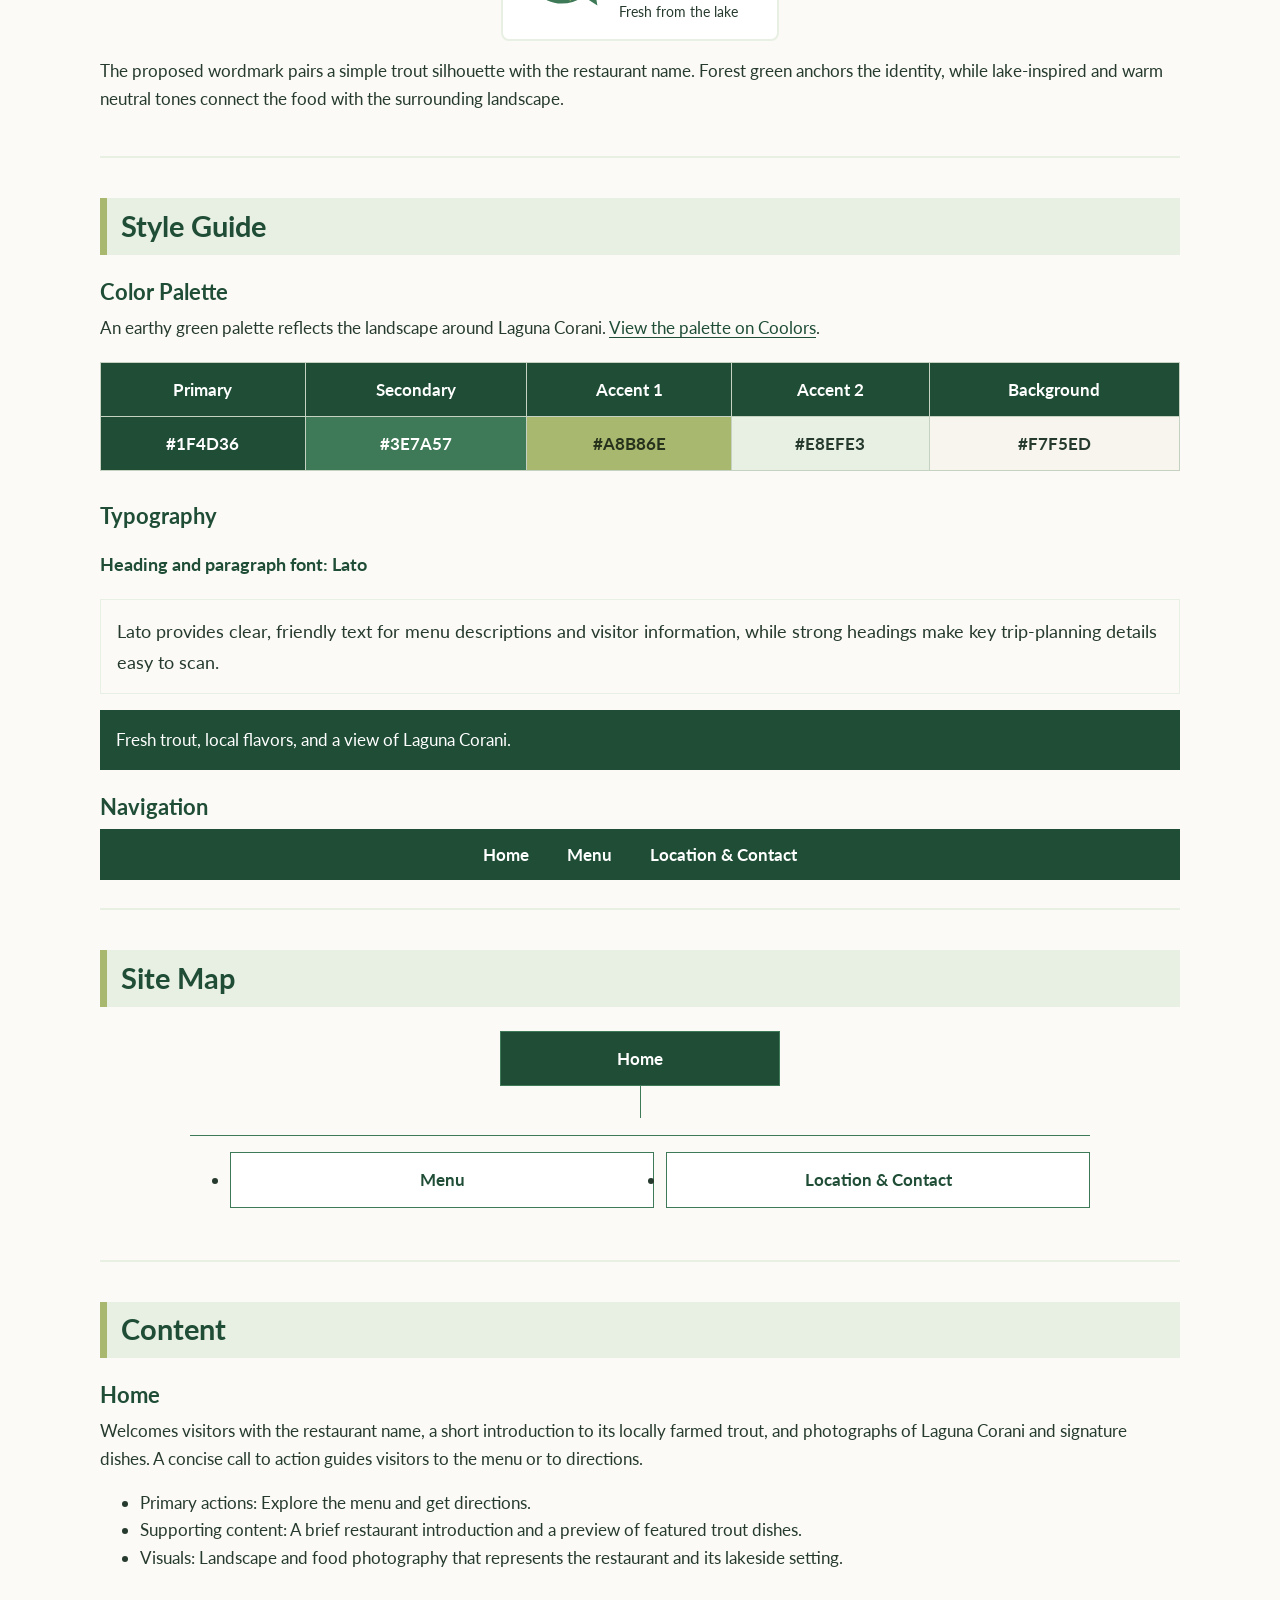
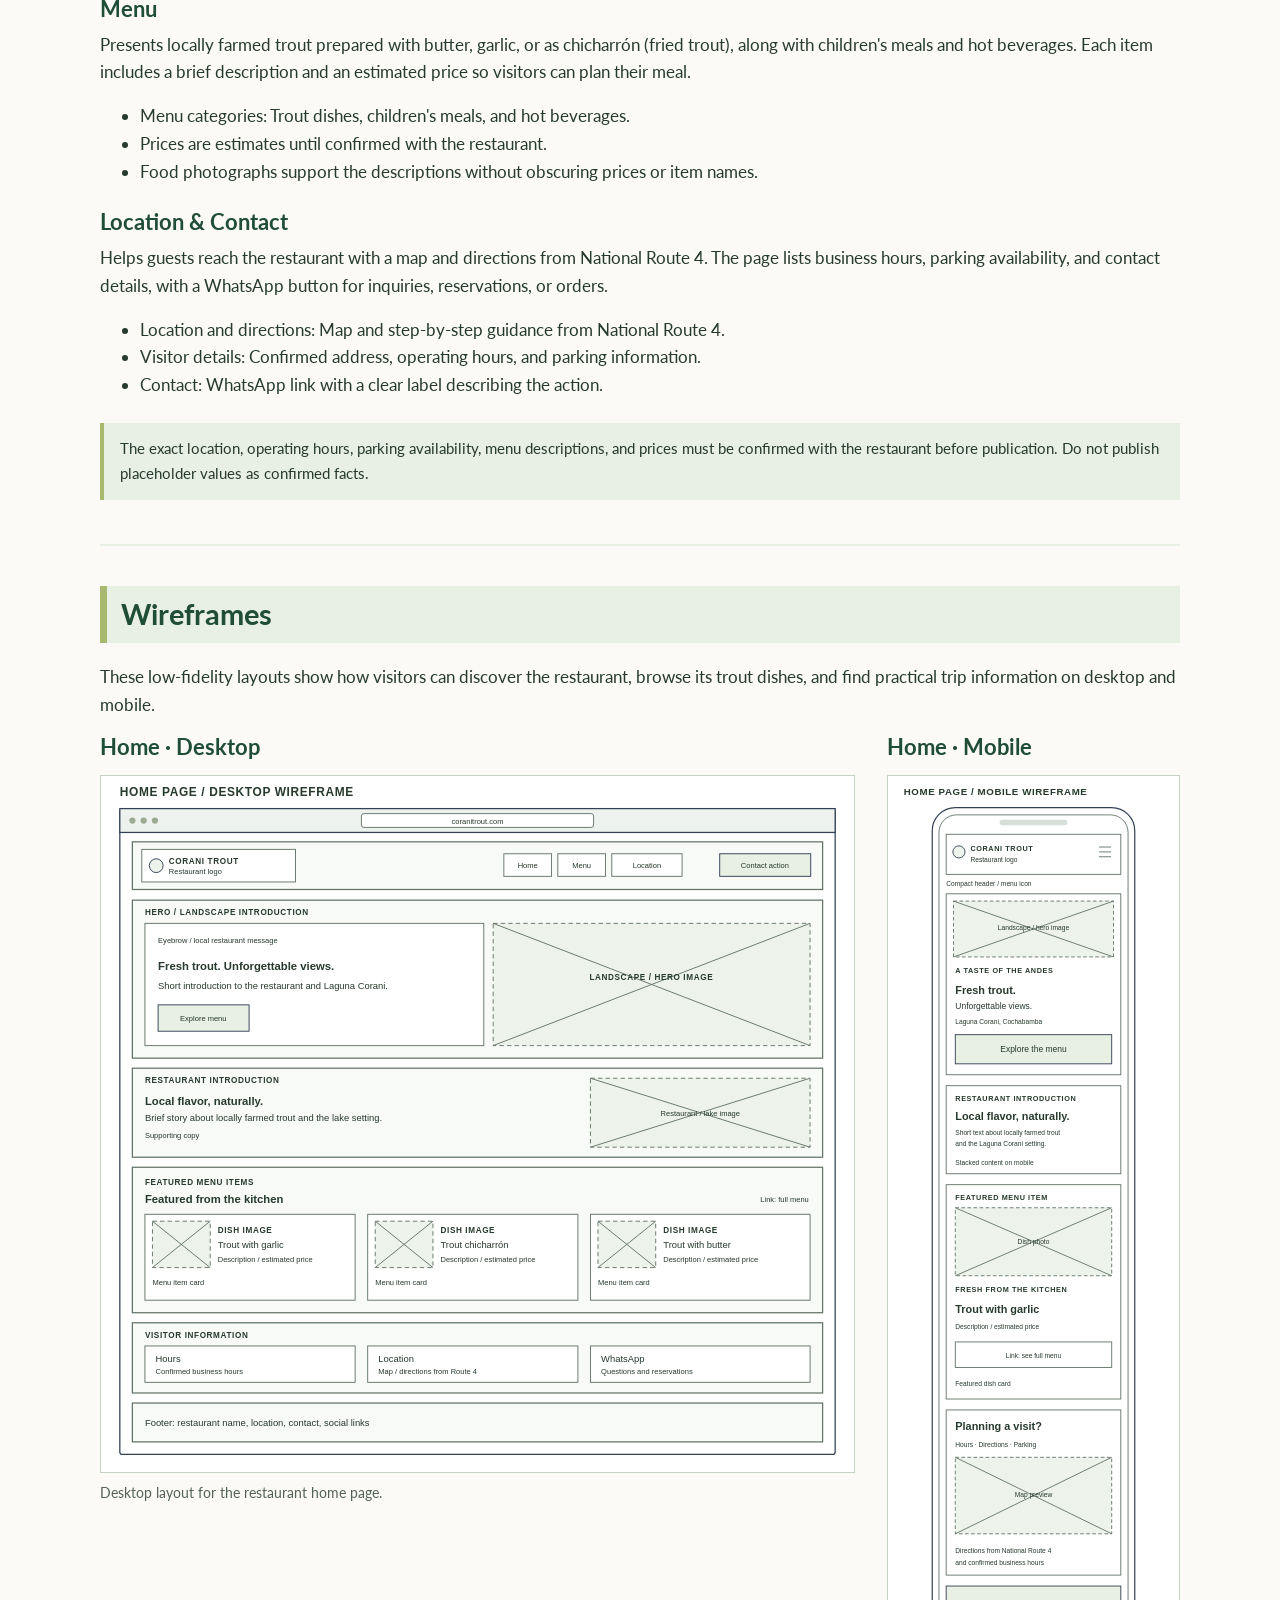
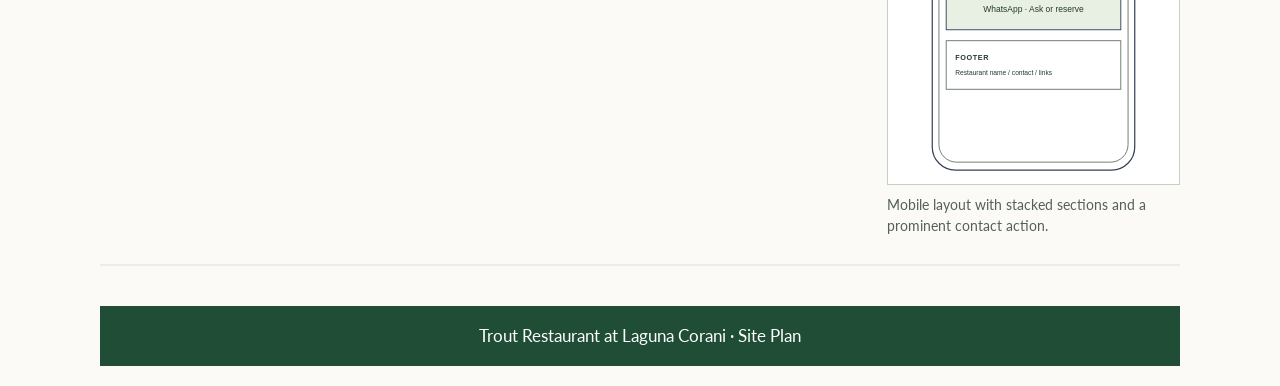
<file: final-project/site-plan.html>
<!doctype html>
<html lang="en">

<head>
  <meta charset="utf-8">
  <meta name="viewport" content="width=device-width, initial-scale=1">
  <meta name="author" content="Roberto Uriona">
  <meta name="description"
    content="Site plan for a restaurant serving locally farmed trout beside Laguna Corani, Cochabamba, Bolivia.">
  <title>Site Plan | Trout Restaurant at Laguna Corani</title>
  <link rel="preconnect" href="https://fonts.googleapis.com">
  <link rel="preconnect" href="https://fonts.gstatic.com" crossorigin>
  <link rel="icon" href="images/favicon.ico" sizes="any">
  <link href="https://fonts.googleapis.com/css2?family=Lato:wght@300;400;700&display=swap" rel="stylesheet">
  <link href="styles/site-plan.css" rel="stylesheet">
</head>

<body>
  <header class="site-header">
    <p class="eyebrow">WDD 231 · Final Project Website Planning Document</p>
    <h1>Trout Restaurant at Laguna Corani</h1>
    <p class="author">Prepared by Roberto Uriona</p>
  </header>

  <main>
    <section aria-labelledby="overview-title">
      <h2 id="overview-title">Overview</h2>
      <h3>Purpose</h3>
      <p>
        The website introduces a restaurant beside Laguna Corani in
        Cochabamba, Bolivia, known for dishes made with locally farmed trout.
        It combines the restaurant's menu and visitor information with the
        natural setting of the lake, helping guests decide what to eat and
        plan how to get there.
      </p>
      <h3>Target Market</h3>
      <p>
        The primary audience is local residents, families, and travelers
        visiting Laguna Corani who want to enjoy a meal with a lake view.
        Visitors need clear menu choices and estimated prices, directions from
        National Route 4, business hours, and an easy way to contact the
        restaurant before making the trip.
      </p>
      <h3>Site Goals</h3>
      <ul>
        <li>Showcase the restaurant's trout dishes and the scenery around Laguna Corani.</li>
        <li>Help visitors compare menu options and estimated prices before arriving.</li>
        <li>Make trip planning easier with directions, hours, parking details, and contact options.</li>
        <li>Encourage inquiries, reservations, and orders through a WhatsApp contact link.</li>
      </ul>
      <h3>User Personas</h3>
      <ul>
        <li>
          <strong>Weekend Traveler:</strong> Andrea is a 29-year-old visitor
          from Cochabamba planning a day trip to Laguna Corani. She checks
          directions and opening hours on her phone and wants to know whether
          she can stop for lunch along the way.
        </li>
        <li>
          <strong>Local Family:</strong> Carlos is a 42-year-old resident
          organizing a meal for his family. He wants to see trout and
          children's meal options, estimate the cost, and ask about seating
          before leaving home.
        </li>
      </ul>
      <h3>Scenarios</h3>
      <ul>
        <li>A visitor wants to compare trout preparations and prices before choosing a place to eat near the lake.</li>
        <li>A family member checks whether the menu includes a meal suitable for children and hot drinks.</li>
        <li>A driver wants directions from National Route 4, parking information, and the restaurant's current hours.
        </li>
        <li>A guest wants to message the restaurant on WhatsApp to ask a question or make a reservation.</li>
      </ul>
      <h3>SEO Plan</h3>
      <ul>
        <li>
          Use descriptive page titles, headings, and natural search phrases
          such as “trout restaurant Laguna Corani,” “where to eat at Laguna
          Corani,” “trucha Cochabamba,” and “restaurant near National Route 4.”
        </li>
        <li>
          Write concise page descriptions and useful image alternative text
          that identify the restaurant, its trout dishes, and the Laguna
          Corani setting.
        </li>
        <li>
          Publish accurate location and business details after confirming
          them with the restaurant. If eligible, create or update a Google
          Business Profile with matching hours, contact details, and map pin.
        </li>
        <li>
          Keep the menu, hours, directions, and contact information current
          so search visitors can confidently plan a visit.
        </li>
      </ul>
    </section>

    <section aria-labelledby="branding-title">
      <h2 id="branding-title">Branding</h2>
      <h3>Website Logo Concept</h3>
      <div class="brand-mark" role="img" aria-label="Logo concept: a trout beside the words Corani Trout">
        <svg class="brand-fish" viewBox="0 0 100 48" aria-hidden="true">
          <path d="M12 24c12-17 37-21 59-7l17-11-3 18 3 18-17-11C49 45 24 41 12 24Z" />
          <circle cx="27" cy="21" r="2" />
          <path class="fish-detail" d="M42 14l7 10-7 10m12-17 7 9-7 9" />
        </svg>
        <span><strong>Corani Trout</strong><small>Fresh from the lake</small></span>
      </div>
      <p>
        The proposed wordmark pairs a simple trout silhouette with the
        restaurant name. Forest green anchors the identity, while lake-inspired
        and warm neutral tones connect the food with the surrounding landscape.
      </p>
    </section>

    <section aria-labelledby="style-guide-title">
      <h2 id="style-guide-title">Style Guide</h2>
      <h3>Color Palette</h3>
      <p>
        An earthy green palette reflects the landscape around Laguna Corani.
        <a href="https://coolors.co/1f4d36-3e7a57-a8b86e-e8efe3-f7f5ed" target="_blank" rel="noopener noreferrer">View
          the palette on Coolors</a>.
      </p>
      <table class="colors">
        <thead>
          <tr>
            <th scope="col">Primary</th>
            <th scope="col">Secondary</th>
            <th scope="col">Accent 1</th>
            <th scope="col">Accent 2</th>
            <th scope="col">Background</th>
          </tr>
        </thead>
        <tbody>
          <tr>
            <td class="primary">#1F4D36</td>
            <td class="secondary">#3E7A57</td>
            <td class="accent-one">#A8B86E</td>
            <td class="accent-two">#E8EFE3</td>
            <td class="background">#F7F5ED</td>
          </tr>
        </tbody>
      </table>

      <h3>Typography</h3>
      <h4>Heading and paragraph font: Lato</h4>
      <p class="type-sample">
        Lato provides clear, friendly text for menu descriptions and visitor
        information, while strong headings make key trip-planning details easy
        to scan.
      </p>
      <p class="colored">
        Fresh trout, local flavors, and a view of Laguna Corani.
      </p>

      <h3>Navigation</h3>
      <nav class="sample-nav" aria-label="Example site navigation">
        <a href="#home-page">Home</a>
        <a href="#menu-page">Menu</a>
        <a href="#location-page">Location &amp; Contact</a>
      </nav>
    </section>

    <section aria-labelledby="sitemap-title">
      <h2 id="sitemap-title">Site Map</h2>
      <nav class="sitemap" aria-label="Website page hierarchy">
        <a class="map-home" href="#home-page">Home</a>
        <div class="map-branch" aria-hidden="true"></div>
        <ul class="map-pages">
          <li><a href="#menu-page">Menu</a></li>
          <li><a href="#location-page">Location &amp; Contact</a></li>
        </ul>
      </nav>
    </section>

    <section aria-labelledby="content-title">
      <h2 id="content-title">Content</h2>
      <article id="home-page">
        <h3>Home</h3>
        <p>
          Welcomes visitors with the restaurant name, a short introduction to
          its locally farmed trout, and photographs of Laguna Corani and
          signature dishes. A concise call to action guides visitors to the
          menu or to directions.
        </p>
        <ul>
          <li>Primary actions: Explore the menu and get directions.</li>
          <li>Supporting content: A brief restaurant introduction and a preview of featured trout dishes.</li>
          <li>Visuals: Landscape and food photography that represents the restaurant and its lakeside setting.</li>
        </ul>
      </article>
      <article id="menu-page">
        <h3>Menu</h3>
        <p>
          Presents locally farmed trout prepared with butter, garlic, or as
          chicharrón (fried trout), along with children's meals and hot
          beverages. Each item includes a brief description and an estimated
          price so visitors can plan their meal.
        </p>
        <ul>
          <li>Menu categories: Trout dishes, children's meals, and hot beverages.</li>
          <li>Prices are estimates until confirmed with the restaurant.</li>
          <li>Food photographs support the descriptions without obscuring prices or item names.</li>
        </ul>
      </article>
      <article id="location-page">
        <h3>Location &amp; Contact</h3>
        <p>
          Helps guests reach the restaurant with a map and directions from
          National Route 4. The page lists business hours, parking availability,
          and contact details, with a WhatsApp button for inquiries,
          reservations, or orders.
        </p>
        <ul>
          <li>Location and directions: Map and step-by-step guidance from National Route 4.</li>
          <li>Visitor details: Confirmed address, operating hours, and parking information.</li>
          <li>Contact: WhatsApp link with a clear label describing the action.</li>
        </ul>
      </article>
      <p class="note">
        The exact location, operating hours, parking availability, menu
        descriptions, and prices must be confirmed with the restaurant before
        publication. Do not publish placeholder values as confirmed facts.
      </p>
    </section>

    <section aria-labelledby="wireframes-title">
      <h2 id="wireframes-title">Wireframes</h2>
      <p>
        These low-fidelity layouts show how visitors can discover the
        restaurant, browse its trout dishes, and find practical trip
        information on desktop and mobile.
      </p>
      <div class="wireframes">
        <figure class="wireframe">
          <h3>Home · Desktop</h3>
          <img class="wireframe-image"
            src="images/wireframes/home-wireframe-desktop-diagram.svg"
            alt="Desktop wireframe diagram showing the restaurant header, hero, trout menu, visitor information, and footer">
          <figcaption>Desktop layout for the restaurant home page.</figcaption>
        </figure>
        <figure class="wireframe">
          <h3>Home · Mobile</h3>
          <img class="wireframe-image wireframe-mobile"
            src="images/wireframes/home-wireframe-mobile-diagram.svg"
            alt="Mobile wireframe diagram showing stacked restaurant content, menu preview, map, and WhatsApp action">
          <figcaption>Mobile layout with stacked sections and a prominent contact action.</figcaption>
        </figure>
      </div>
    </section>
  </main>
  <footer class="page-footer">
    <p>Trout Restaurant at Laguna Corani · Site Plan</p>
  </footer>
</body>

</html>
</file>
<file: styles/small.css>
/* Global base: colors, typography, and dimensions */
:root {
    --color-text: #20282b;
    --color-page: #ffffff;
    --color-surface: #e8eeed;
    --color-surface-dark: #a4e5da;
    --color-primary: #18514d;
    --color-primary-dark: #092c29;
}

body {
    margin: 0;
    color: var(--color-text);
    background: var(--color-page);
    font-family: "Source Sans 3", sans-serif;
    line-height: 1.5;
}

*,
*::before,
*::after {
    box-sizing: border-box;
}

img {
    display: block;
    max-width: 100%;
    height: auto;
}

/* Header: brand, hamburger button, and navigation */
.header-top {
    display: flex;
    align-items: center;
    justify-content: space-between;
    gap: 1rem;
    padding: 0.75rem 1rem;
}

.site-brand {
    display: flex;
    align-items: center;
    gap: 0.75rem;
    color: inherit;
    text-decoration: none;
}

.site-brand img {
    width: 48px;
    height: 48px;
    flex: 0 0 48px;
}

.menu-toggle {
    display: grid;
    min-width: 44px;
    min-height: 44px;
    place-items: center;
    border: 0;
    background: var(--color-primary);
    color: white;
}

.hamburger-icon {
    position: relative;
    display: block;
    width: 24px;
    height: 18px;
}

.hamburger-icon span {
    position: absolute;
    left: 0;
    width: 24px;
    height: 2px;
    background: currentColor;
    transition: top 160ms ease, transform 160ms ease, opacity 160ms ease;
}

.hamburger-icon span:nth-child(1) {
    top: 0;
}

.hamburger-icon span:nth-child(2) {
    top: 8px;
}

.hamburger-icon span:nth-child(3) {
    top: 16px;
}

.menu-toggle[aria-expanded="true"] .hamburger-icon span:nth-child(1) {
    top: 8px;
    transform: rotate(45deg);
}

.menu-toggle[aria-expanded="true"] .hamburger-icon span:nth-child(2) {
    opacity: 0;
}

.menu-toggle[aria-expanded="true"] .hamburger-icon span:nth-child(3) {
    top: 8px;
    transform: rotate(-45deg);
}

@media (prefers-reduced-motion: reduce) {
    .hamburger-icon span {
        transition: none;
    }
}

/* Header navigation */
header nav {
    background: var(--color-primary-dark);
}

header nav a {
    display: block;
    padding: 0.75rem 1rem;
    color: white;
    text-decoration: none;
    transition: background-color 150ms ease;
}

header nav a:hover,
header nav a:focus-visible,
header nav a[aria-current="page"] {
    background-color: var(--color-primary);
}

header nav a:focus-visible {
    outline: 3px solid white;
    outline-offset: -3px;
}

.js #primary-nav:not(.is-open) {
    display: none;
}

#primary-nav.is-open {
    display: grid;
}

/* Main: page content and title */
main {
    padding: 1rem;
}

main>h1 {
    margin: 0 0 0.75rem;
    font-size: 1.75rem;
    font-weight: 600;
}

/* Panels: About Me and Student Photo */
.intro-grid {
    display: grid;
    gap: 1rem;
}

.intro-grid section {
    min-width: 0;
}

.intro-grid section,
.courses-section {
    border: 1px solid var(--color-primary-dark);
    background: var(--color-surface);
}

.intro-grid section h2,
.courses-section h2 {
    margin: 0;
    padding: 0.65rem 0.8rem;
    background: var(--color-primary-dark);
    color: white;
    font-size: 1.125rem;
    text-align: center;
}

.intro-grid section p {
    margin: 0;
    padding: 1rem;
}

.intro-grid section img {
    margin: 1rem auto;
    max-width: 40%;
}

/* Courses: filters, list, and cards */
.courses-section {
    margin-top: 1.5rem;
}

.courses-section>p {
    margin: 0.75rem;
    text-align: center;
}

.course-filters {
    display: grid;
    grid-template-columns: repeat(3, minmax(0, 1fr));
    gap: 0.5rem;
    margin: 0.75rem;
}

.course-filters button {
    min-width: 0;
    min-height: 44px;
    padding: 0.45rem;
    border: 1px solid var(--color-primary-dark);
    border-radius: 0.25rem;
    background: var(--color-page);
    color: var(--color-text);
    font: inherit;
    font-weight: 600;
    cursor: pointer;
    transition: background-color 150ms ease, color 150ms ease;
}

.course-filters button:hover {
    text-decoration: underline;
}

.course-filters button:focus-visible {
    outline: 3px solid var(--color-primary-dark);
    outline-offset: 2px;
}

.course-filters button[aria-pressed="true"] {
    background: var(--color-primary);
    color: white;
}

.course-list {
    display: grid;
    gap: 0.5rem;
    padding: 0 0.75rem;
}

.course-card {
    display: grid;
    min-width: 0;
    min-height: 2.5rem;
    place-items: center;
    padding: 0.45rem;
    border: 1px solid var(--color-primary-dark);
    background: var(--color-page);
    text-align: center;
}

.course-card h4,
.course-card p {
    margin: 0;
}

.course-status {
    font-size: small;
}

.course-card.is-completed {
    border-left: 5px solid var(--color-primary);
    background: var(--color-surface-dark);
}

.course-card.is-completed .course-status {
    color: var(--color-primary-dark);
    font-weight: 700;
}

/* Dialog */

dialog {
    border: 1px solid rgb(0 0 0 / 10%);
    border-radius: .25rem;
    padding: 1rem;
    background-color: #fff;
    box-shadow: 0 0 3rem #777;
    width: 90%;
    max-width: 600px;
}

dialog::backdrop {
    background-color: rgb(0 0 0 / 50%);
}

dialog button {
    position: absolute;
    top: 23px;
    right: 23px;
    padding: .5rem 1rem;
    border: 1px solid rgb(0 0 0 / 10%);
}

/* Footer: social links and details */
footer {
    margin-top: 1rem;
    padding: 1rem;
    border-top: 1px solid #c5cfcd;
    background: var(--color-surface);
    text-align: center;
}

footer p {
    margin: 0.25rem 0;
}

.social {
    display: flex;
    align-items: center;
    justify-content: center;
    gap: 1.25rem;
    margin-bottom: 0.75rem;
}

.social a {
    display: grid;
    min-width: 44px;
    min-height: 44px;
    place-items: center;
}

.social img {
    width: 32px;
    height: 32px;
    object-fit: contain;
}
</file>
<file: styles/large.css>
@media (min-width: 48rem) {
    .menu-toggle {
        display: none;
    }

    #primary-nav,
    .js #primary-nav:not(.is-open),
    #primary-nav.is-open {
        display: flex;
    }

    #primary-nav {
        flex-direction: row;
        flex-wrap: wrap;
    }

    header nav a {
        padding: 0.75rem 1rem;
    }

    .intro-grid {
        grid-template-columns: minmax(0, 2fr) minmax(16rem, 1fr);
        align-items: stretch;
    }

  .course-filters,
  .course-list {
      display: grid;
      grid-template-columns: repeat(3, minmax(0, 1fr));
      gap: 0.75rem;
  }

}
</file>
<file: chamber/styles/small.css>
:root {
    --color-primary: #013c6f;
    --color-secondary: #001f33;
    --color-accent: #00b4d8;
    --color-accent-light: #caf0f8;
    --color-background: #e4f1f8;
    --color-white: #ffffff;

    --color-text: var(--color-secondary);
}

* {
    box-sizing: border-box;
}

body {
    margin: 0;
    font-family: "Lato", sans-serif;
    color: var(--color-text);
    background: var(--color-background);
}

/* header */
.announcement {
    margin: 0;
    padding: 0.6rem 1rem;
    color: var(--color-secondary);
    background: var(--color-background);
    text-align: center;
}

.header-content {
    display: flex;
    align-items: center;
    justify-content: space-between;
    gap: 1rem;
    padding: 1rem;
    flex-wrap: wrap;
    background-color: var(--color-primary);
    color: var(--color-white);
}

.brand {
    display: flex;
    align-items: center;
    gap: 0.5rem;
    color: inherit;
    text-decoration: none;
}

.brand img {
    width: 48px;
    height: 48px;
    flex: 0 0 48px;
}

.brand-text {
    display: grid;
}

.brand-name {
    font-size: 1.3rem;
    font-weight: 700;
}

.menu-close {
    display: none;
}

.menu-toggle {
    padding: 0.5rem;
    border: 0;
    color: var(--color-white);
    background: var(--color-secondary);
    font-size: 1.5rem;
}

.menu-toggle[aria-expanded="true"] .menu-open {
    display: none;
}

.menu-toggle[aria-expanded="true"] .menu-close {
    display: inline;
}

#primary-nav {
    display: none;
    flex-basis: 100%;
}

#primary-nav a {
    display: block;
    padding: 0.7rem;
    color: var(--color-white);
    text-decoration: none;
}

#primary-nav a:hover,
#primary-nav a:focus-visible {
    text-decoration: underline;
    text-underline-offset: 0.2em;
}

#primary-nav a[aria-current="page"] {
    background: var(--color-secondary);
}

#primary-nav.is-open {
    display: block;
}

.visually-hidden {
    position: absolute;
    width: 1px;
    height: 1px;
    padding: 0;
    margin: -1px;
    overflow: hidden;
    white-space: nowrap;
    border: 0;
}

/* main */
main {
    width: min(100%, 1250px);
    margin: 0 auto;
    padding: 1rem;
}

.directory-controls {
    display: flex;
    justify-content: center;
    gap: 0.75rem;
    margin: 1.5rem 0;
}

.directory-controls button {
    min-width: 5.5rem;
    padding: 0.6rem 1rem;
    border: 1px solid var(--color-secondary);
    background: var(--color-white);
    color: var(--color-secondary);
    cursor: pointer;
}

.directory-controls button[aria-pressed="true"] {
    background: var(--color-primary);
    color: var(--color-white);
}

.members-grid {
    display: grid;
    grid-template-columns: repeat(auto-fit, minmax(min(100%, 285px), 1fr));
    gap: 1rem;
}

.member-card {
    display: grid;
    grid-template-columns: 76px minmax(0, 1fr);
    gap: 0.5rem 0.75rem;
    align-items: center;
    padding: 1rem;
    border: 1px solid var(--color-primary);
    border-radius: 0.5rem;
    background: var(--color-background);
    overflow-wrap: anywhere;
}

.member-card h2 {
    grid-column: 1 / -1;
    margin: 0;
    color: var(--color-secondary);
    text-align: center;
    font-size: 1.15rem;
}

.member-logo {
    grid-column: 1;
    grid-row: 2 / span 4;
    width: 76px;
    height: 67px;
    object-fit: contain;
    background: var(--color-white);
}

.member-card p {
    margin: 0;
}

.member-card a {
    overflow-wrap: anywhere;
}

.members-grid.list-view {
    display: block;
}

.members-grid.list-view .member-card {
    grid-template-columns: minmax(0, 1fr) minmax(0, 1.2fr) minmax(0, 0.8fr) minmax(0, 1.5fr);
    gap: 0.5rem 1rem;
    align-items: start;
    padding: 1rem;
    background: var(--color-background);
}

.members-grid.list-view .member-card:nth-child(even) {
    background: var(--color-white);
}

.members-grid.list-view .member-name {
    grid-column: 1;
    margin: 0;
    text-align: left;
}

.members-grid.list-view .member-logo,
.members-grid.list-view .member-membership {
    display: none;
}

.members-grid.list-view .member-address {
    grid-column: 2;
}

.members-grid.list-view .member-phone {
    grid-column: 3;
}

.members-grid.list-view .member-website {
    grid-column: 4;
    overflow-wrap: anywhere;
}

@media (max-width: 650px) {
    .members-grid.list-view .member-card {
        grid-template-columns: repeat(2, minmax(0, 1fr));
    }

    .members-grid.list-view .member-name,
    .members-grid.list-view .member-address {
        grid-column: 1;
    }

    .members-grid.list-view .member-phone,
    .members-grid.list-view .member-website {
        grid-column: 2;
    }
}

/* main home */
.home-layout {
    display: grid;
    grid-template-columns: 1fr;
    grid-template-areas: "hero" "weather" "events" "spotlights";
    gap: 1rem;
}

.hero {
    position: relative;
    isolation: isolate;
    min-height: clamp(18rem, 65vw, 30rem);
    overflow: hidden;
    grid-area: hero;
}

.hero-image {
    position: absolute;
    inset: 0;
    z-index: -2;
    width: 100%;
    height: 100%;
    object-fit: cover;
    object-position: center;
}

.hero::before {
    position: absolute;
    inset: 0;
    z-index: -1;
    background: linear-gradient(90deg, rgb(0 31 51 / 70%), transparent);
    content: "";
}

.hero-content {
    position: relative;
    display: flex;
    align-items: flex-start;
    min-height: inherit;
    padding: 0;
    color: var(--color-white);
    flex-direction: column;
    gap: 1rem;
}

.hero-title-band {
    align-self: stretch;
    margin: 0;
    padding: 1rem clamp(1.25rem, 5vw, 3rem);
    background: var(--color-secondary);
}

.hero-content h1 {
    margin: 0;
    color: var(--color-white);
    font-size: clamp(1.5rem, 1rem + 2vw, 2.5rem);
}

.hero-cta {
    display: inline-flex;
    align-items: center;
    justify-content: center;
    min-height: 44px;
    padding: 0.75rem 1.25rem;
    border-radius: 0.35rem;
    background: var(--color-background);
    color: var(--color-secondary);
    font-weight: 700;
    text-decoration: none;
    position: absolute;
    left: clamp(1.25rem, 5vw, 3rem);
    bottom: clamp(1.25rem, 5vw, 3rem);
}

.hero-cta:hover {
    background: var(--color-accent-light);
}

.hero-cta:focus-visible {
    outline: 3px solid var(--color-white);
    outline-offset: 3px;
}

.home-panel,
.home-spotlights {
    padding: 1rem;
    background: var(--color-white);
    border: 1px solid var(--color-primary);
}

.home-events {
    display: grid;
    grid-area: events;
    gap: 1rem;
}

.home-spotlights {
    display: grid;
    align-content: start;
    gap: 1rem;
    grid-area: spotlights;
}

.home-panel h2,
.home-spotlights>h2 {
    margin-top: 0;
    color: var(--color-primary);
    font-size: 1.25rem;
}

/* event cards */

.event-card,
.spotlight-card {
    display: grid;
    grid-template-columns: repeat(2, minmax(0, 1fr));
    gap: 0.5rem 0.75rem;
    align-items: center;
    padding: 1rem;
    border: 1px solid var(--color-primary);
    border-radius: 0.5rem;
    background: var(--color-background);
}

.event-card {
    grid-template-columns: minmax(0, 1fr);
    align-items: start;
    gap: 0.4rem;
}

.event-card h3 {
    margin: 0 0 0.25rem;
    color: var(--color-primary);
    line-height: 1.3;
}

.event-card p {
    margin: 0;
    line-height: 1.4;
}

.event-card time {
    font-weight: 700;
}

/* spotlight cards */

.spotlight-card {
    grid-template-columns: minmax(0, 1fr);
    gap: 0.5rem;
    align-content: start;
}

.spotlight-heading {
    display: grid;
    grid-template-columns: 5rem minmax(0, 1fr);
    align-items: center;
    gap: 0.75rem;
    min-height: 4rem;
}

.spotlight-logo {
    display: block;
    width: 5rem;
    max-width: 100%;
    max-height: 4rem;
    height: auto;
    object-fit: contain;
}

.spotlight-card h3 {
    margin: 0;
    overflow-wrap: anywhere;
}

.spotlight-card p {
    margin: 0;
    overflow-wrap: anywhere;
}

#spotlight-container {
    display: contents;
}

/* weather section  */

.home-weather {
    grid-area: weather;
    display: grid;
    align-content: start;
    border-radius: 0.75rem;
    text-align: center;
}

.weather-location {
    margin: 0;
    font-size: 0.9rem;
}

.weather-source {
    margin: 0.5rem 0 0;
    font-size: 0.75rem;
}

.weather-summary {
    display: flex;
    align-items: center;
    justify-content: center;
    gap: clamp(1rem, 1rem + 4vw, 2rem);
    width: 100%;
    margin-top: 0.5rem;
}

.weather-temperature {
    margin: 0;
    color: var(--color-primary);
    font-size: clamp(1rem, 1rem + 2vw, 1.5rem);
    font-weight: 700;
    text-align: center;
}

#current-temp strong {
    font: inherit;
}

.weather-condition {
    display: grid;
    justify-items: center;
    min-width: 5rem;
    margin: 0;
    text-align: center;
}

#weather-icon {
    width: 2rem;
    height: 2rem;
    object-fit: contain;
}

.weather-condition figcaption {
    color: var(--color-secondary);
    font-size: 0.9rem;
    font-weight: 700;
    text-transform: capitalize;
}

.weather-forecast {
    width: 100%;
    margin-top: 1rem;
    padding-top: 0.75rem;
    border-top: 1px solid var(--color-background);
}

.weather-forecast h3 {
    margin: 0 0 0.5rem;
    color: var(--color-primary);
    font-size: 1rem;
}

#forecast-list {
    display: grid;
    gap: 0.4rem;
    margin: 0;
    padding: 0;
    list-style: none;
    text-align: left;
}

#forecast-list li {
    padding: 0.5rem 0.65rem;
    border-radius: 0.35rem;
    background: var(--color-background);
    font-size: 0.9rem;
}

/* footer */
.site-footer {
    display: grid;
    grid-template-columns: repeat(auto-fit, minmax(min(100%, 220px), 1fr));
    gap: 0.75rem;
    padding: 1rem 0;
    background: var(--color-background);
}

.footer-content {
    display: grid;
    grid-template-columns: repeat(auto-fit, minmax(min(100%, 220px), 1fr));
    gap: 0.75rem;
    align-items: start;
    width: min(100%, 1250px);
    margin-inline: auto;
    padding-inline: 1rem;
}

.site-footer h2 {
    margin: 0 0 0.4rem;
    font-size: 1.1rem;
}

.site-footer address {
    font-style: normal;
    line-height: 1.4;
}

.site-footer>div:last-child p {
    margin: 0.25rem 0;
}

.social-links {
    display: flex;
    justify-content: center;
    align-items: center;
    gap: 1rem;
}

.social-links img {
    display: block;
    width: 32px;
    height: 32px;
}

/* Join Page */
.join-layout {
    display: grid;
    gap: 2rem;
}

.join-form,
.membership-section {
    padding: 1.25rem;
    border: 1px solid var(--color-primary);
    border-radius: 0.5rem;
    background: var(--color-white);
}

.join-form {
    display: grid;
    gap: 0.85rem;
}

.join-form h1,
.membership-section>h2 {
    margin: 0 0 0.5rem;
    color: var(--color-primary);
    font-size: 1.3rem;
}

.join-form label {
    display: grid;
    gap: 0.35rem;
    color: var(--color-secondary);
    font-weight: 700;
}

.join-form input:not([type="hidden"]):not([type="submit"]),
.join-form select,
.join-form textarea {
    width: 100%;
    padding: 0.5rem 0.5rem;
    border: 1px solid var(--color-primary);
    border-left: 0.3rem solid var(--color-accent);
    border-radius: 0.35rem;
    background: var(--color-white);
    color: var(--color-text);
}

.join-form textarea {
    min-height: 7rem;
    resize: vertical;
}

.join-form input:focus-visible,
.join-form select:focus-visible,
.join-form textarea:focus-visible {
    outline: 3px solid var(--color-accent);
    outline-offset: 2px;
}

.join-form input[type="submit"] {
    justify-self: start;
    padding: 0.5rem;
    border: 0;
    border-radius: 0.35rem;
    background: var(--color-primary);
    color: var(--color-white);
    font: inherit;
    font-weight: 700;
    cursor: pointer;
}

.join-form input[type="submit"]:hover {
    background: var(--color-secondary);
}

.membership-cards {
    display: grid;
    gap: 1rem;
}

.membership-card {
    padding: 1rem;
    border: 1px solid var(--color-primary);
    border-left: 0.4rem solid var(--color-accent);
    border-radius: 0.5rem;
    background: var(--color-accent-light);
    text-align: center;
    animation: level-card-enter 550ms ease-out both;
}

.membership-card:nth-child(2) {
    animation-delay: 120ms;
}

.membership-card:nth-child(3) {
    animation-delay: 240ms;
}

.membership-card:nth-child(4) {
    animation-delay: 360ms;
}

@keyframes level-card-enter {
    from {
        opacity: 0;
        transform: translateY(0.75rem);
    }

    to {
        opacity: 1;
        transform: translateY(0);
    }
}

@media (prefers-reduced-motion: reduce) {
    .membership-card {
        animation: none;
    }
}

.membership-card h3 {
    margin: 0 0 0.85rem;
    color: var(--color-secondary);
}

.membership-dialog {
    position: relative;
    width: min(90vw, 36rem);
    max-height: 85vh;
    overflow-y: auto;
    padding: 1.5rem;
    border: 2px solid var(--color-accent);
    border-radius: 0.5rem;
    color: var(--color-text);
    box-shadow: 0 1rem 3rem rgb(0 31 51 / 30%);
}

.membership-card a {
    display: inline-block;
    padding: 0.55rem 1rem;
    border-radius: 0.35rem;
    background: var(--color-primary);
    color: var(--color-white);
    font-weight: 700;
    text-decoration: none;
}

.membership-card a:hover {
    background: var(--color-secondary);
}

.membership-card a:focus-visible {
    outline: 3px solid var(--color-accent);
    outline-offset: 3px;
}



.membership-dialog h2 {
    margin: 0 3.5rem 1rem 0;
    color: var(--color-primary);
}

.membership-dialog::backdrop {
    background: rgb(0 31 51 / 55%);
}

.membership-dialog .dialog-close {
    position: absolute;
    top: 0.75rem;
    right: 0.75rem;
    padding: 0.45rem 0.8rem;
    border: 1px solid var(--color-primary);
    border-radius: 0.35rem;
    background: var(--color-accent-light);
    color: var(--color-secondary);
    font: inherit;
    cursor: pointer;
}

/* thank you page */
.confirmation {
    max-width: 48rem;
    margin: 2rem auto;
}

.confirmation h1 {
    margin-top: 0;
    color: var(--color-primary);
}

.application-details {
    display: grid;
    gap: 0.75rem;
    margin: 1.25rem 0;
}

.application-details>div {
    display: grid;
    grid-template-columns: minmax(8rem, 0.7fr) minmax(0, 1.3fr);
    gap: 0.5rem;
    padding: 0.75rem;
    border-radius: 0.35rem;
    background: var(--color-background);
}

.application-details dt {
    color: var(--color-primary);
    font-weight: 700;
}

.application-details dd {
    margin: 0;
    overflow-wrap: anywhere;
}

.application-details[hidden] {
    display: none;
}

@media (max-width: 500px) {
    .application-details>div {
        grid-template-columns: 1fr;
    }
}

/* Discover page */

.place-card {
    display: grid;
    grid-template-areas:
        "name"
        "photograph"
        "description"
        "location"
        "learn-more";
    align-content: start;
    gap: 0.75rem;
    min-width: 0;
    padding: 1rem;
    margin: 1rem 8px;
    border: 1px solid var(--color-primary);
    background-color: var(--color-white);
    border-radius: 0.5rem;
}

.place-card h2 {
    grid-area: name;
    margin: 0;
    color: var(--color-secondary);
    font-size: 1.15rem;
    text-align: center;
}

.place-card figure {
    grid-area: photograph;
    margin: 0;
    padding: 0.25rem;
    background-color: var(--color-background);
    border: 1px solid var(--color-secondary);
    border-radius: 0.4rem;
}

.place-card img {
    display: block;
    width: 100%;
    height: 100%;
    border-radius: 0.2rem;

}

.place-card p {
    grid-area: description;
    margin: 0;
    line-height: 1.5;
}

.place-card address {
    grid-area: location;
    margin: 0;
    font-style: normal;
}

.place-card button {
    grid-area: learn-more;
    justify-self: start;
    margin-top: auto;
    padding: 0.6rem 1rem;
    border: 0;
    border-radius: 0.35rem;
    color: var(--color-white);
    background: var(--color-primary);
    font: inherit;
    cursor: pointer;
}

.place-card button:hover {
    background: var(--color-secondary);
}

/* Last visit message */
.daysElapsedSinceLastVisit p {
    display: flex;
    flex-wrap: wrap;
    align-items: center;
    gap: 0.35rem 0.5rem;
    margin: 1rem;
}

.daysElapsedSinceLastVisit {
    grid-column: 1 / -1;
    justify-self: center;
}
</file>
<file: chamber/styles/large.css>
@media (min-width: 700px) {
    .menu-toggle {
        display: none;
    }

    #primary-nav {
        display: flex;
        flex-basis: auto;
        gap: 0.25rem;
    }

    #primary-nav a {
        display: inline-block;
    }
}

@media (min-width: 900px) {
    .home-layout {
        height: auto;
        min-height: clamp(38rem, 75vh, 56rem);
        grid-template-columns:
            minmax(14rem, 0.9fr) minmax(0, 2fr) minmax(15rem, 0.9fr);
        grid-template-rows: repeat(4, auto);
        align-items: stretch;
    }

    .home-events,
    .home-spotlights {
        display: grid;
        grid-row: 1 / span 4;
        grid-template-rows: subgrid;
        gap: 1rem;
    }

    .home-events {
        grid-column: 1;
    }

    .hero {
        grid-column: 2;
        grid-row: 1 / span 3;
        min-height: 0;
    }

    .home-weather {
        grid-column: 2;
        grid-row: 4;
    }

    .home-spotlights {
        grid-column: 3;
    }

    .hero-content {
        min-height: 100%;
    }

    .footer-content {
        grid-template-columns: minmax(14rem, 0.9fr) minmax(0, 2fr) minmax(15rem, 0.9fr);
        column-gap: 1rem;
    }

    .join-layout {
        grid-template-columns: minmax(0, 1fr) minmax(16rem, 1fr);
        align-items: start;
    }
}

@media (min-width: 1025px) {
    #place-cards {
        display: grid;
        grid-template-columns: 1fr 1fr;
    }

    .place-card {
        display: grid;
        grid-template-columns: minmax(0, 0.8fr) minmax(0, 1.2fr);
        grid-template-areas:
            "photograph name"
            "photograph description"
            "location location"
            "learn-more learn-more";
    }

    .place-card h2 {
        text-align: left;
    }
}
</file>
<file: styles/prophets.css>
:root {
    --color-text: #20282b;
    --color-page: #ffffff;
    --color-surface: #e8eeed;
    --color-surface-dark: #a4e5da;
    --color-primary: #18514d;
    --color-primary-dark: #092c29;
}

* {
    box-sizing: border-box;
}

body {
    margin: 0;
    background-color: var(--color-page);
    color: var(--color-text);
    font-family: "Roboto", Arial, sans-serif;
    ;
}

header {
    padding: 0.25rem 1rem;
    text-align: center;
}

h1,
#cards h2 {
    color: var(--color-primary);
    font-family: Georgia, "Times New Roman", serif;
    font-weight: 700;
}

h1 {
    margin: 0.5rem 0;
}

main {
    max-width: 1400px;
    margin: 0 auto;
    padding: 0.5rem 1rem 1rem;
}

#cards {
    display: grid;
    grid-template-columns: repeat(auto-fit, minmax(min(100%, 240px), 1fr));
    gap: 6px;
    padding: 18px;
    background-color: var(--color-surface);
    box-shadow: 0 0 18px #888;
}

#cards>section {
    padding: 1rem;
    border: 1px solid var(--color-primary);
    background-color: var(--color-surface-dark);
    text-align: center;
}

#cards h2 {
    margin: 0.25rem 0 0.5rem;
    font-size: clamp(0.9rem, 3vw, 1.1rem);
    line-height: 1.2;
    white-space: nowrap;
}

#cards p {
    margin: 0.35rem 0;
    line-height: 1.4;
    white-space: nowrap;
    font-size: clamp(0.7rem, 1.2vw, 0.9rem);
}

#cards img {
    display: block;
    width: min(100%, 150px);
    height: 200px;
    margin: 0.75rem auto 0;
    object-fit: cover;
    object-position: center top;
    box-shadow: 0 4px 12px #555;
}
</file>
<file: chamber/styles/medium.css>
@media (min-width: 641px) {
    .place-card {
        display: grid;
        grid-template-columns: 300px minmax(0, 1fr);
        grid-template-areas:
            "photograph name"
            "photograph description"
            "photograph location"
            "photograph learn-more";
    }

    .place-card img:hover {
        box-shadow: 0 0 50px #333;
    }
}
</file>
<file: final-project/styles/site-plan.css>
:root {
  --primary-color: #1f4d36;
  --secondary-color: #3e7a57;
  --accent-one-color: #a8b86e;
  --accent-two-color: #e8efe3;
  --background-color: #f7f5ed;
  --heading-color: #1f4d36;
  --body-color: #263a2d;
  --heading-font: "Lato", Arial, sans-serif;
  --paragraph-font: "Lato", Arial, sans-serif;
}

* {
  box-sizing: border-box;
}

html {
  scroll-behavior: smooth;
}

body {
  max-width: 1120px;
  margin: 0 auto;
  padding: 1.25rem;
  color: var(--body-color);
  background: #fbfaf6;
  font-family: var(--paragraph-font);
  font-size: 1.05rem;
  line-height: 1.65;
}

.site-header {
  margin: 0 -1.25rem 2rem;
  padding: 2rem 1.25rem;
  color: #fff;
  background: var(--primary-color);
  text-align: center;
}

.site-header h1,
.site-header p {
  max-width: 850px;
  margin: 0 auto;
  color: inherit;
}

.site-header h1 {
  font-family: var(--heading-font);
  font-size: clamp(2rem, 5vw, 3.2rem);
  line-height: 1.15;
}

.eyebrow {
  margin-bottom: 0.6rem !important;
  font-size: 0.9rem;
  font-weight: 700;
  letter-spacing: 0.08em;
  text-transform: uppercase;
}

.author {
  margin-top: 0.8rem !important;
}

main>section {
  margin: 0 0 2.5rem;
  padding: 0 0 1.75rem;
  border-bottom: 2px solid var(--accent-two-color);
}

h2,
h3,
h4 {
  color: var(--heading-color);
  font-family: var(--heading-font);
  line-height: 1.25;
}

h2 {
  margin: 0 0 1.25rem;
  padding: 0.65rem 0.9rem;
  border-left: 7px solid var(--accent-one-color);
  background: var(--accent-two-color);
  font-size: 1.8rem;
}

h3 {
  margin: 1.5rem 0 0.5rem;
  font-size: 1.35rem;
}

h4 {
  font-size: 1.1rem;
}

p {
  margin: 0.5rem 0 1rem;
}

a {
  color: var(--primary-color);
  text-underline-offset: 0.18em;
}

a:hover {
  color: var(--secondary-color);
}

.brand-mark {
  display: flex;
  width: fit-content;
  align-items: center;
  gap: 0.8rem;
  margin: 1rem auto;
  padding: 1rem 1.5rem;
  border: 2px solid var(--accent-two-color);
  border-radius: 0.5rem;
  color: var(--primary-color);
  background: #fff;
}

.brand-fish {
  width: 5rem;
  fill: var(--secondary-color);
}

.fish-detail {
  fill: none;
  stroke: var(--accent-one-color);
  stroke-linecap: round;
  stroke-width: 2;
}

.brand-mark span,
.brand-mark small {
  display: block;
}

.brand-mark strong {
  font-size: 1.5rem;
}

.brand-mark small {
  color: var(--body-color);
}

.colors {
  width: 100%;
  margin: 1.25rem 0 2rem;
  border-collapse: collapse;
  text-align: center;
}

.colors th,
.colors td {
  padding: 0.8rem 0.35rem;
  border: 1px solid #c5d1c1;
}

.colors th {
  color: #fff;
  background: var(--primary-color);
}

.colors td {
  font-weight: 700;
}

.primary {
  color: #fff;
  background: var(--primary-color);
}

.secondary {
  color: #fff;
  background: var(--secondary-color);
}

.accent-one {
  color: #26321c;
  background: var(--accent-one-color);
}

.accent-two {
  color: #263a2d;
  background: var(--accent-two-color);
}

.background {
  color: #263a2d;
  background: var(--background-color);
}

.type-sample {
  padding: 1rem;
  border: 1px solid var(--accent-two-color);
  font-size: 1.15rem;
}

.colored {
  padding: 1rem;
  color: #fff;
  background: var(--primary-color);
}

.sample-nav {
  display: flex;
  flex-wrap: wrap;
  justify-content: center;
  background: var(--primary-color);
}

.sample-nav a {
  padding: 0.75rem 1.2rem;
  color: #fff;
  font-weight: 700;
  text-decoration: none;
}

.sample-nav a:hover,
.sample-nav a:focus-visible {
  color: var(--primary-color);
  background: var(--accent-two-color);
}

.sitemap {
  max-width: 900px;
  margin: 1.5rem auto;
  text-align: center;
}

.map-home,
.map-pages a {
  display: block;
  padding: 0.8rem;
  border: 1px solid var(--secondary-color);
  background: #fff;
  font-weight: 700;
  text-decoration: none;
}

.map-home {
  width: min(280px, 90%);
  margin: 0 auto;
  color: #fff;
  background: var(--primary-color);
}

.map-branch {
  width: 1px;
  height: 2rem;
  margin: 0 auto;
  background: var(--secondary-color);
}

.map-pages {
  display: grid;
  grid-template-columns: repeat(2, 1fr);
  gap: 0.75rem;
  padding-top: 1rem;
  border-top: 1px solid var(--secondary-color);
}

article {
  margin: 1.5rem 0;
}

article ul {
  margin-top: 0.5rem;
}

.note {
  padding: 0.85rem 1rem;
  border-left: 4px solid var(--accent-one-color);
  background: var(--accent-two-color);
  font-size: 0.95rem;
}

.wireframes {
  display: grid;
  grid-template-columns: minmax(0, 1.8fr) minmax(250px, 0.7fr);
  align-items: start;
  gap: 2rem;
}

.wireframe {
  min-width: 0;
  margin: 0;
}

.wireframe h3 {
  margin: 0 0 0.85rem;
}

.wireframe figcaption {
  margin: 0.65rem 0 0;
  color: #536157;
  font-size: 0.88rem;
  line-height: 1.45;
}

.wireframe-image {
  display: block;
  width: 100%;
  height: auto;
  border: 1px solid #c5d1c1;
  background: #fff;
}

.wireframe-mobile {
  width: min(100%, 340px);
  margin: 0 auto;
}

.page-footer {
  padding: 1rem;
  color: #fff;
  background: var(--primary-color);
  text-align: center;
}

.page-footer p {
  margin: 0;
}

@media (max-width: 680px) {
  body {
    padding: 0.85rem;
    font-size: 1rem;
  }

  .site-header {
    margin: 0 -0.85rem 1.5rem;
    padding: 1.6rem 0.9rem;
  }

  .colors {
    font-size: 0.8rem;
  }

  .colors th,
  .colors td {
    padding: 0.65rem 0.2rem;
    overflow-wrap: anywhere;
  }

  .wireframes {
    grid-template-columns: 1fr;
  }
}
</file>
